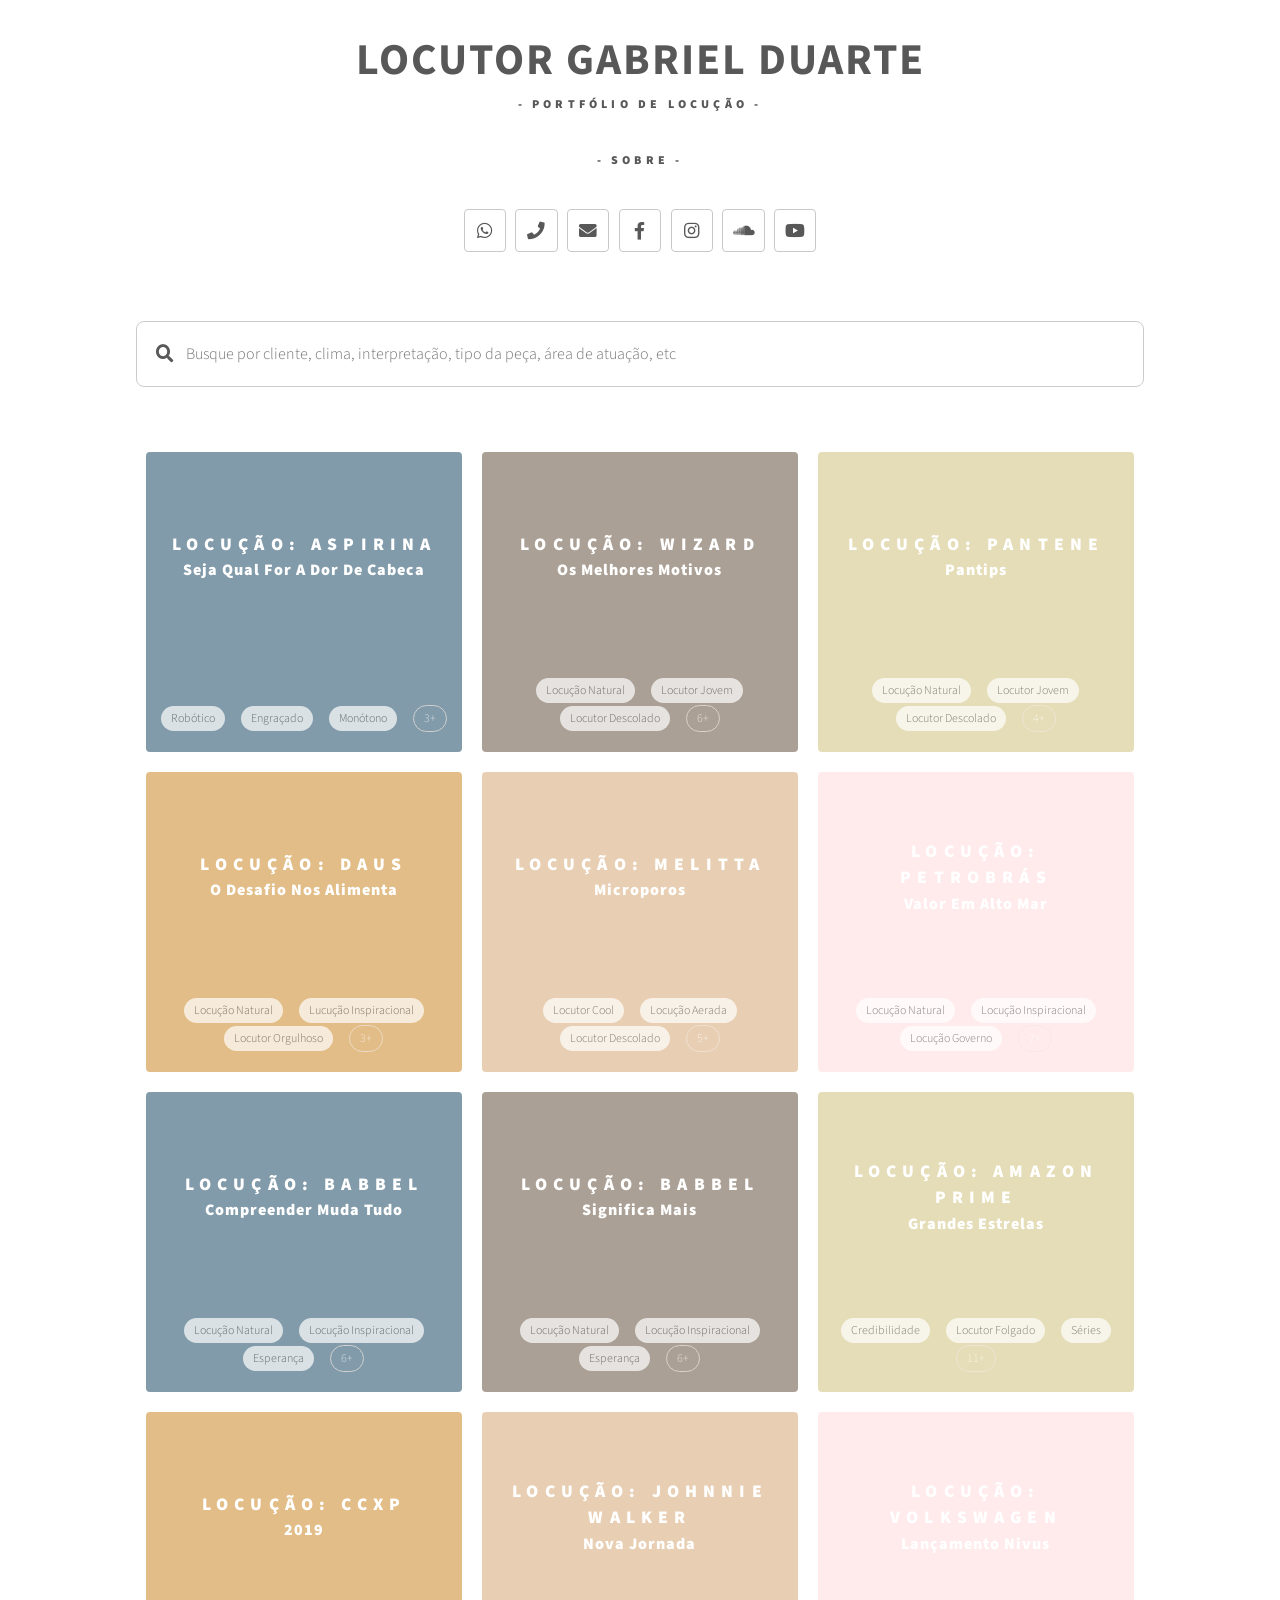
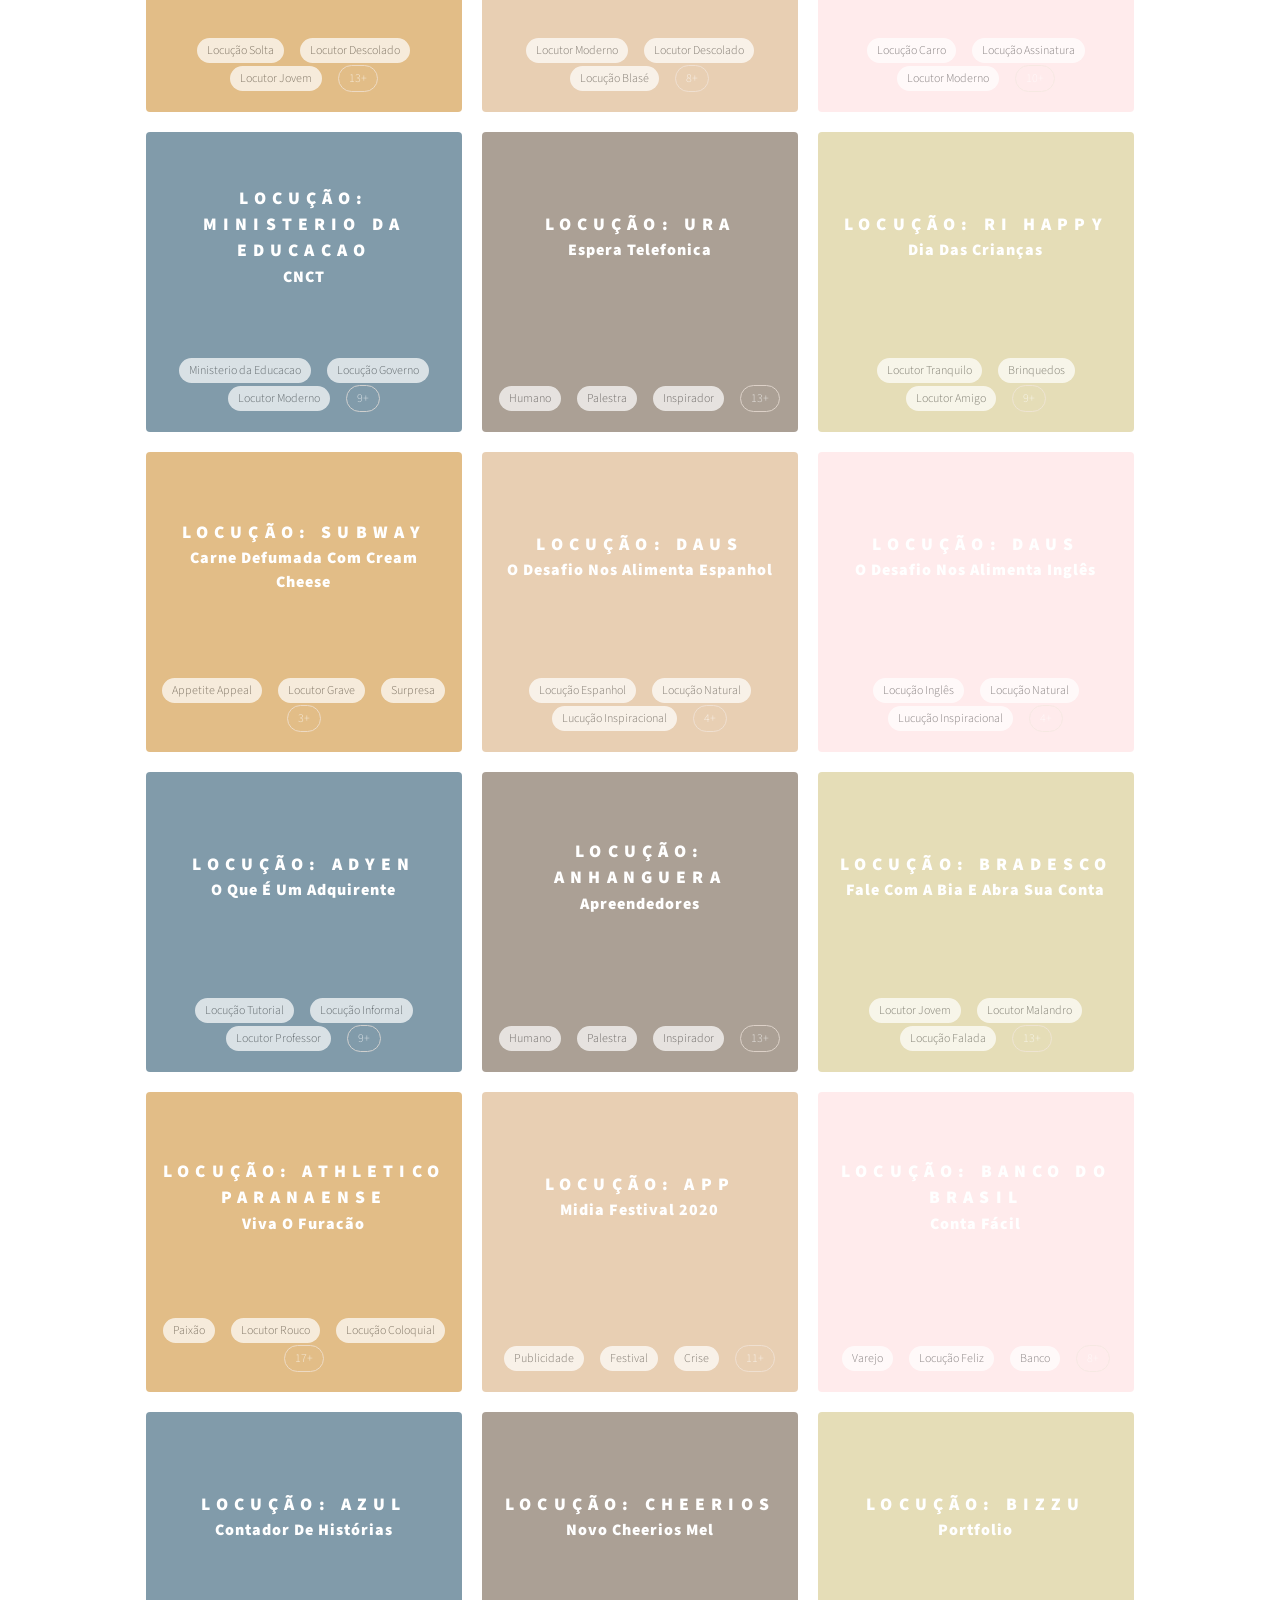
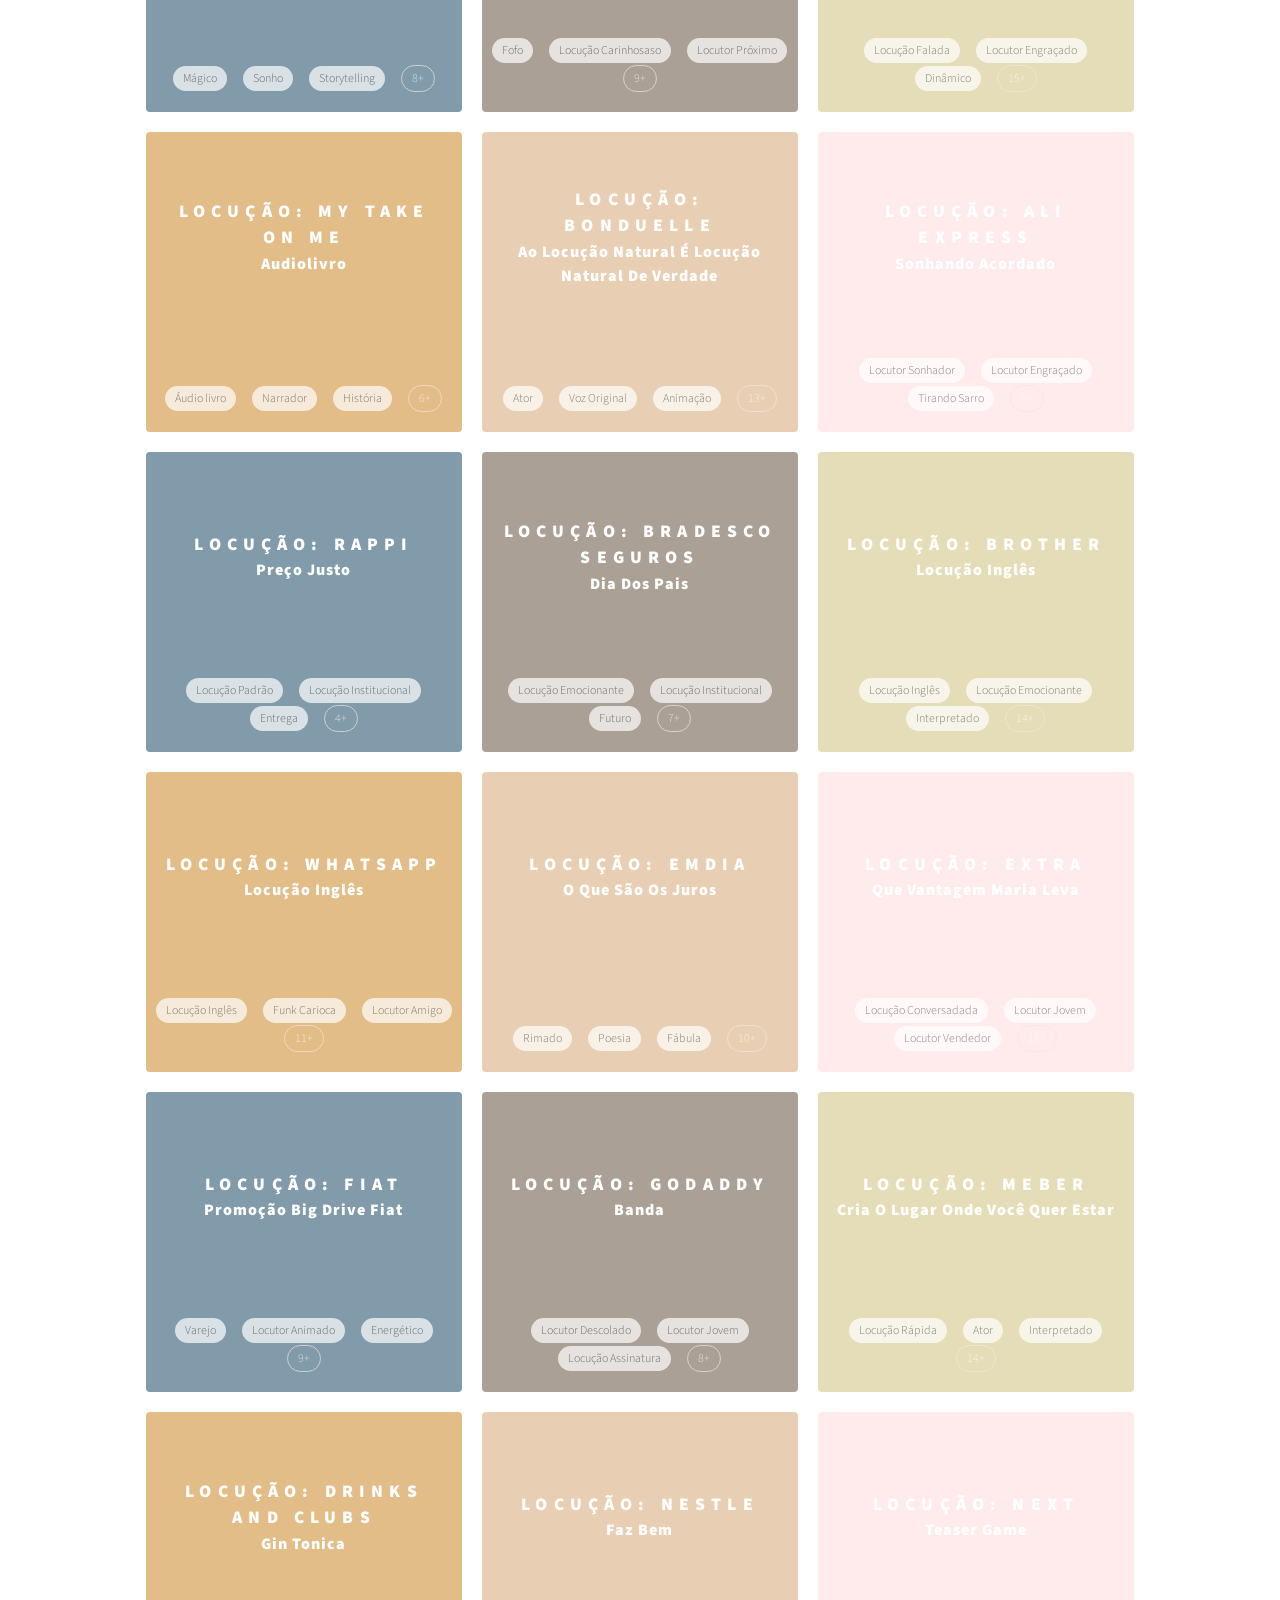
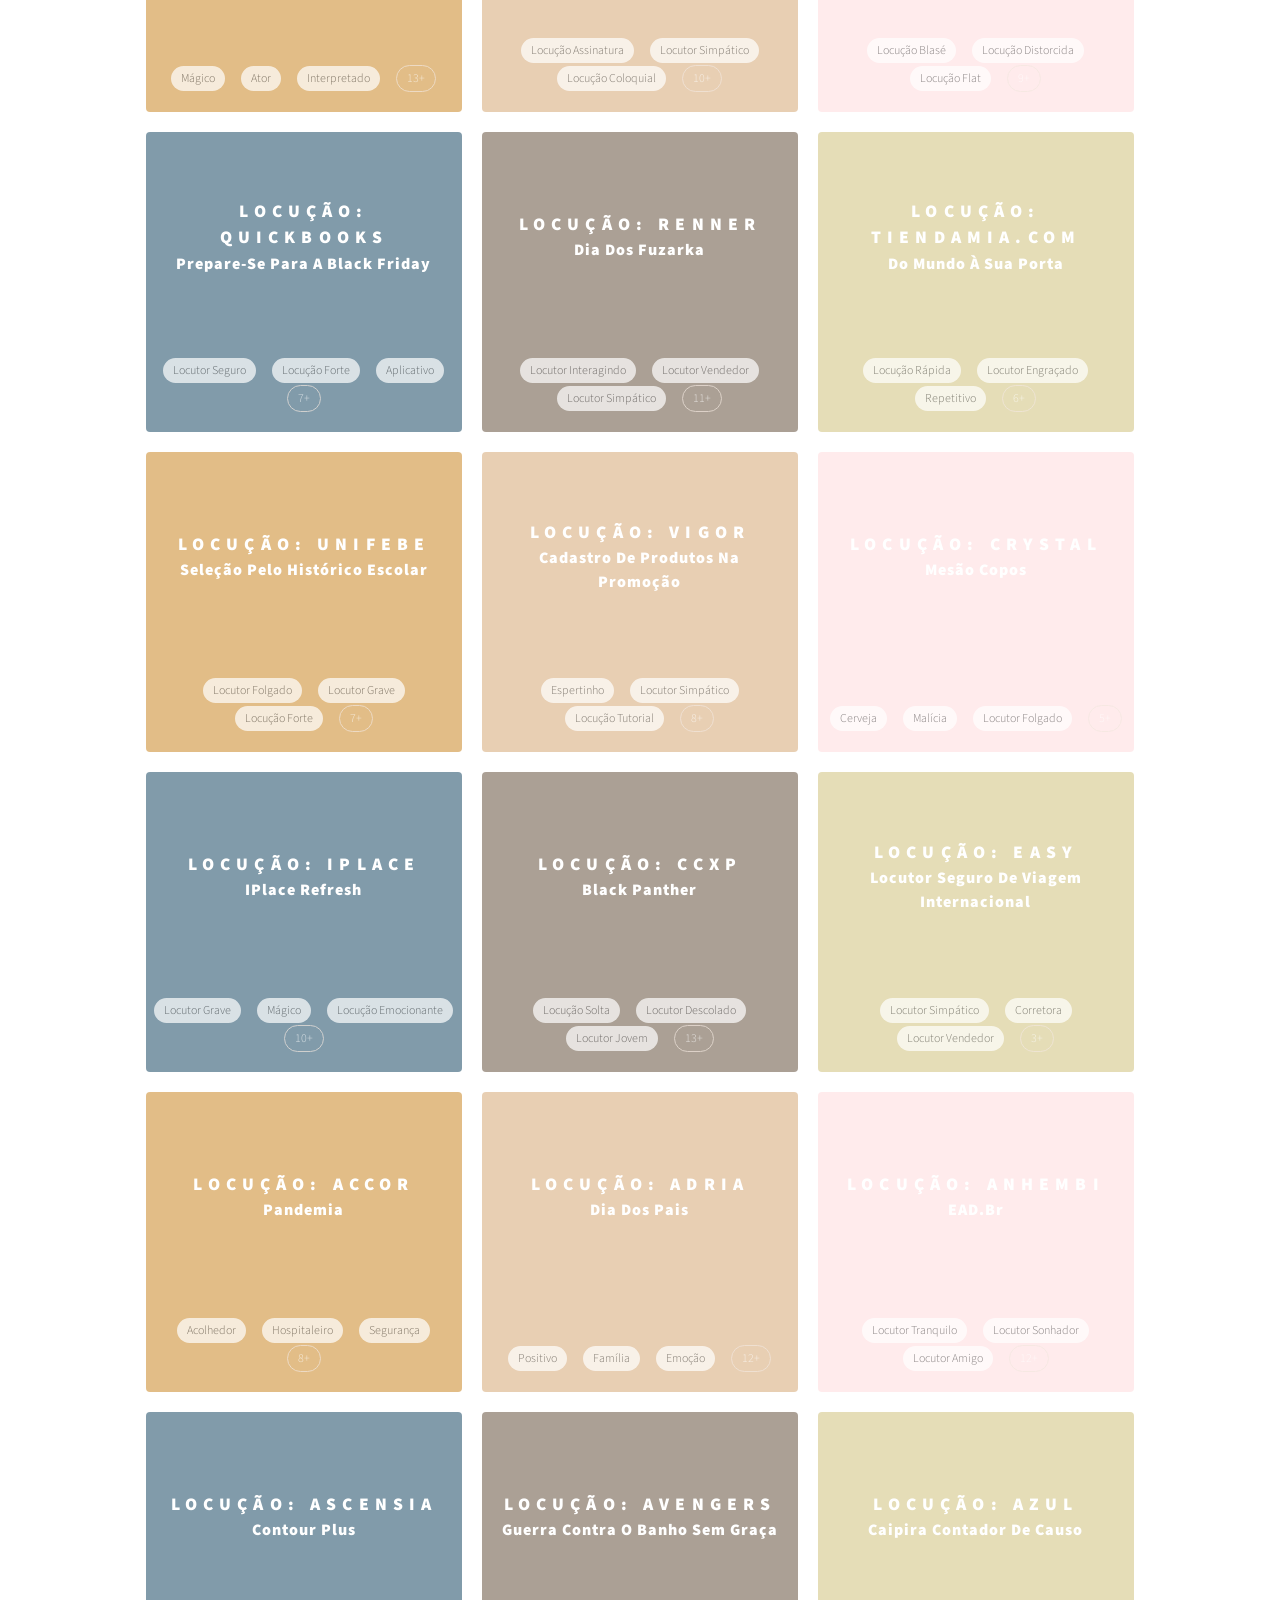
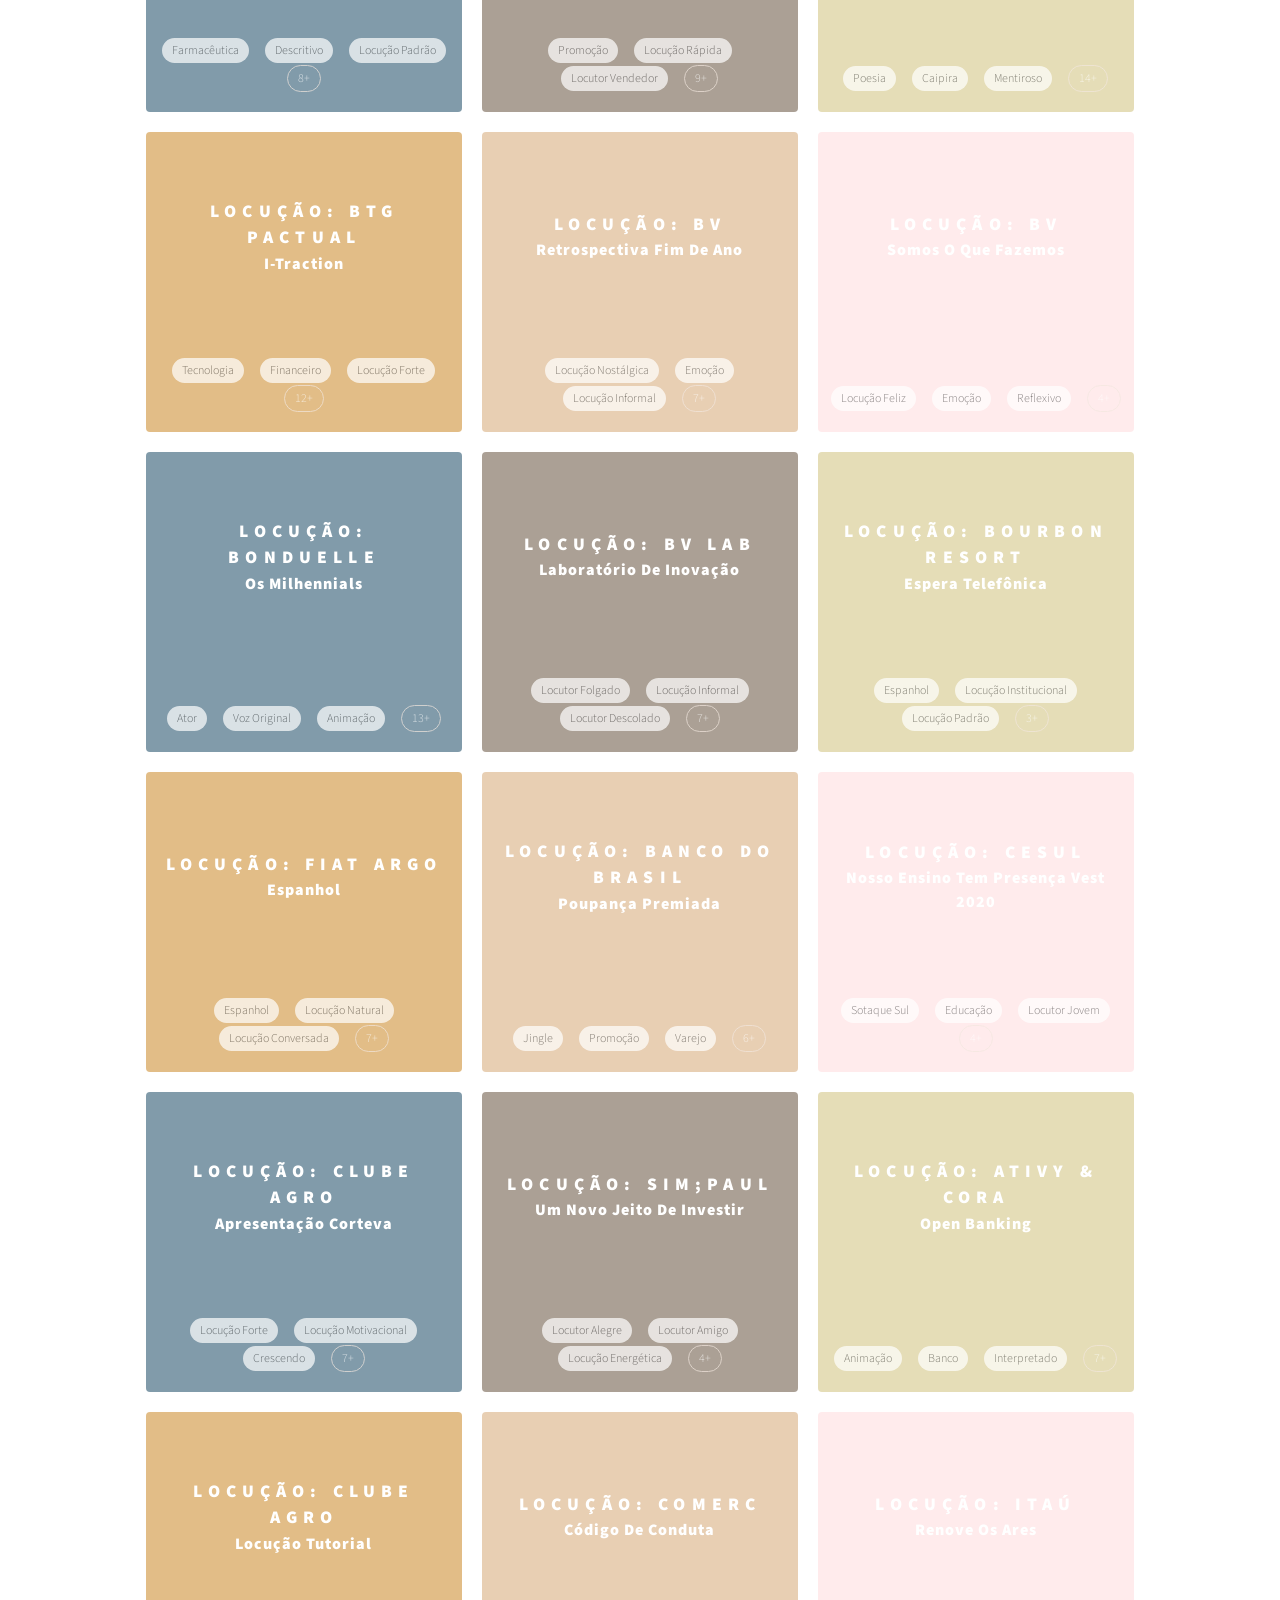
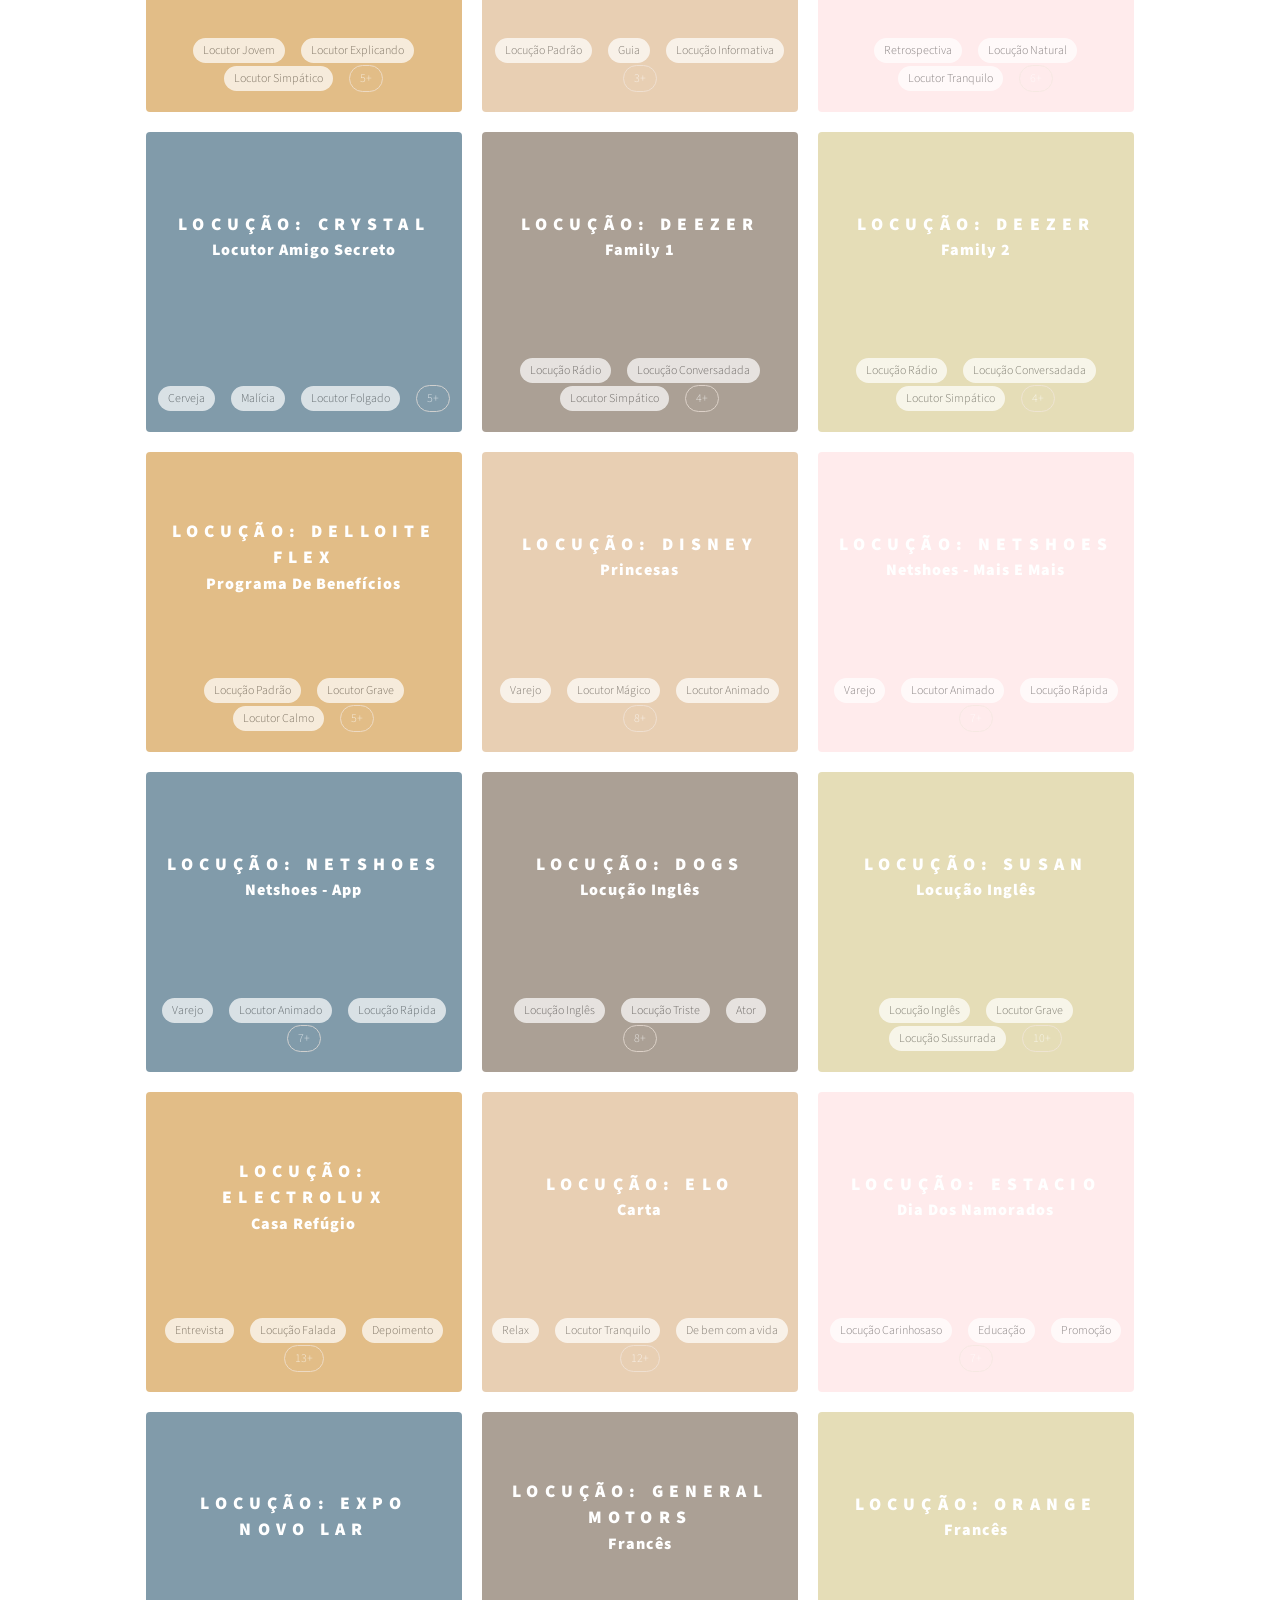
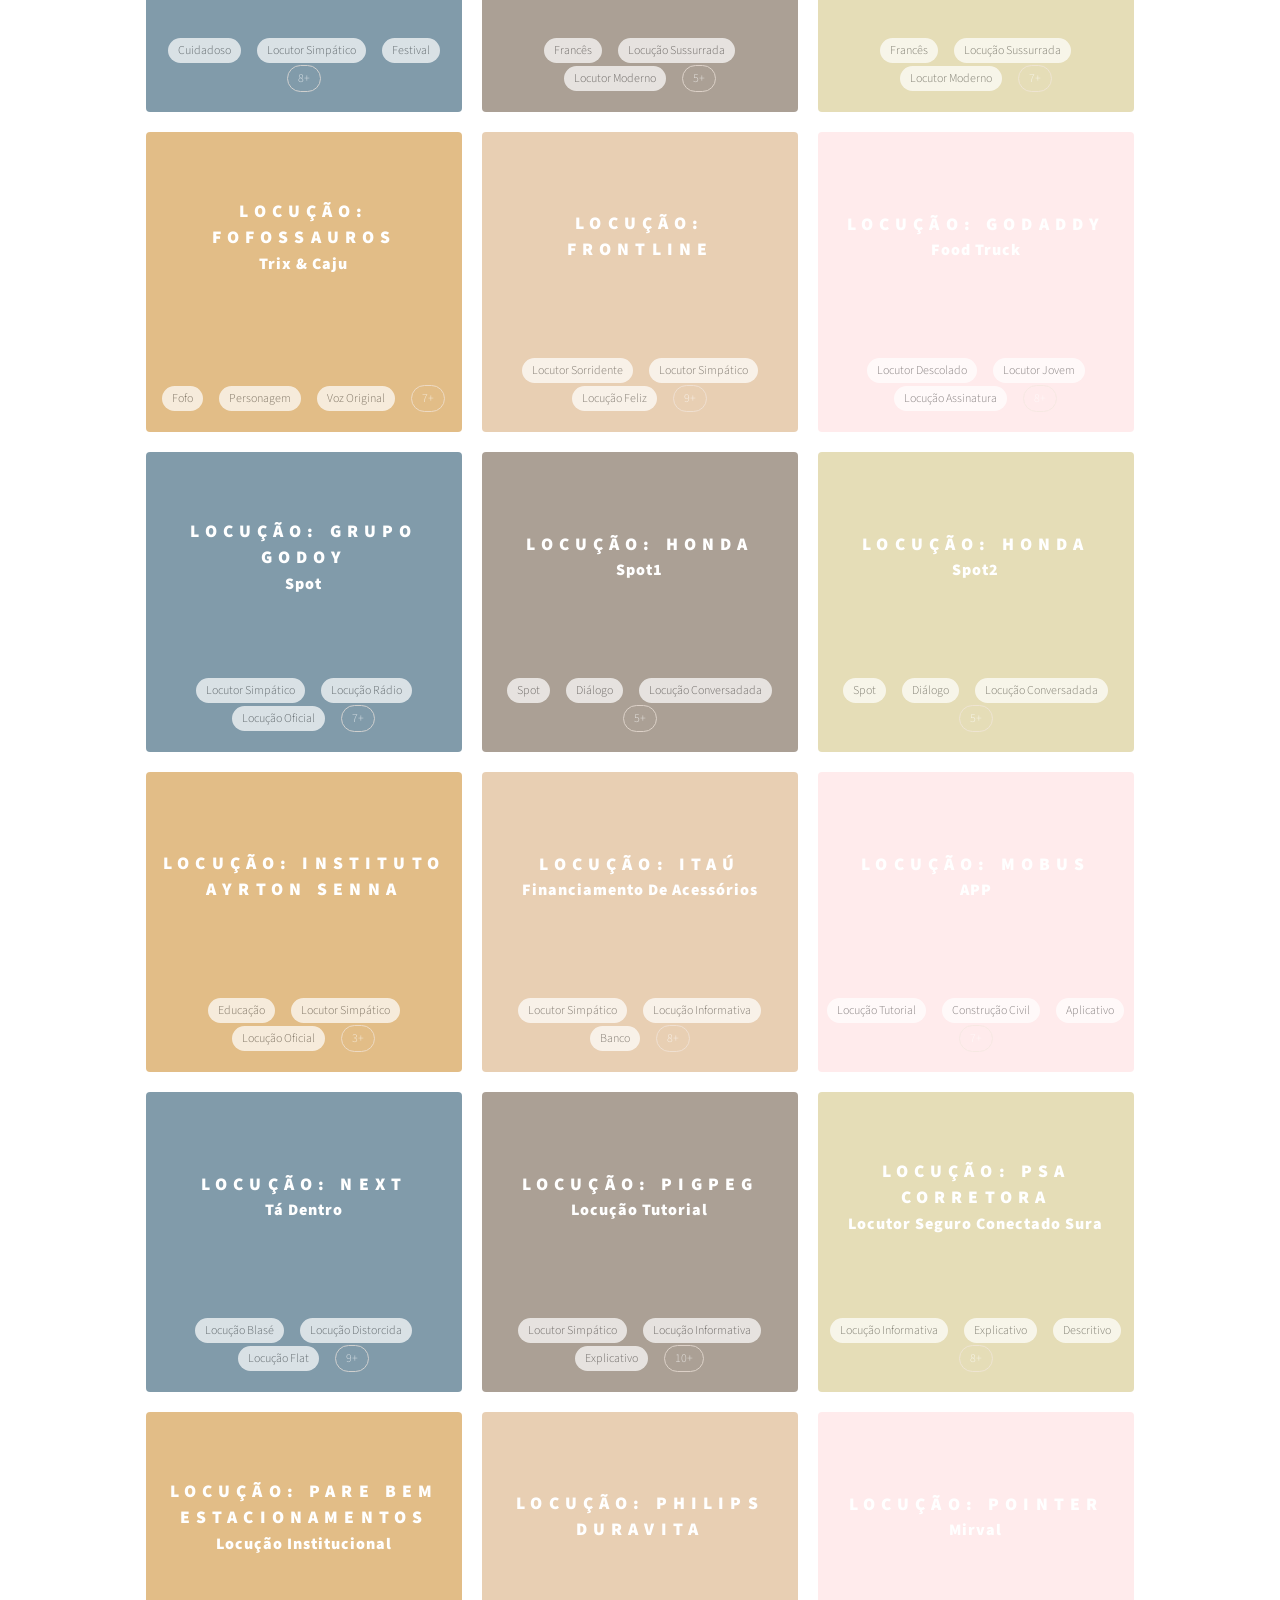
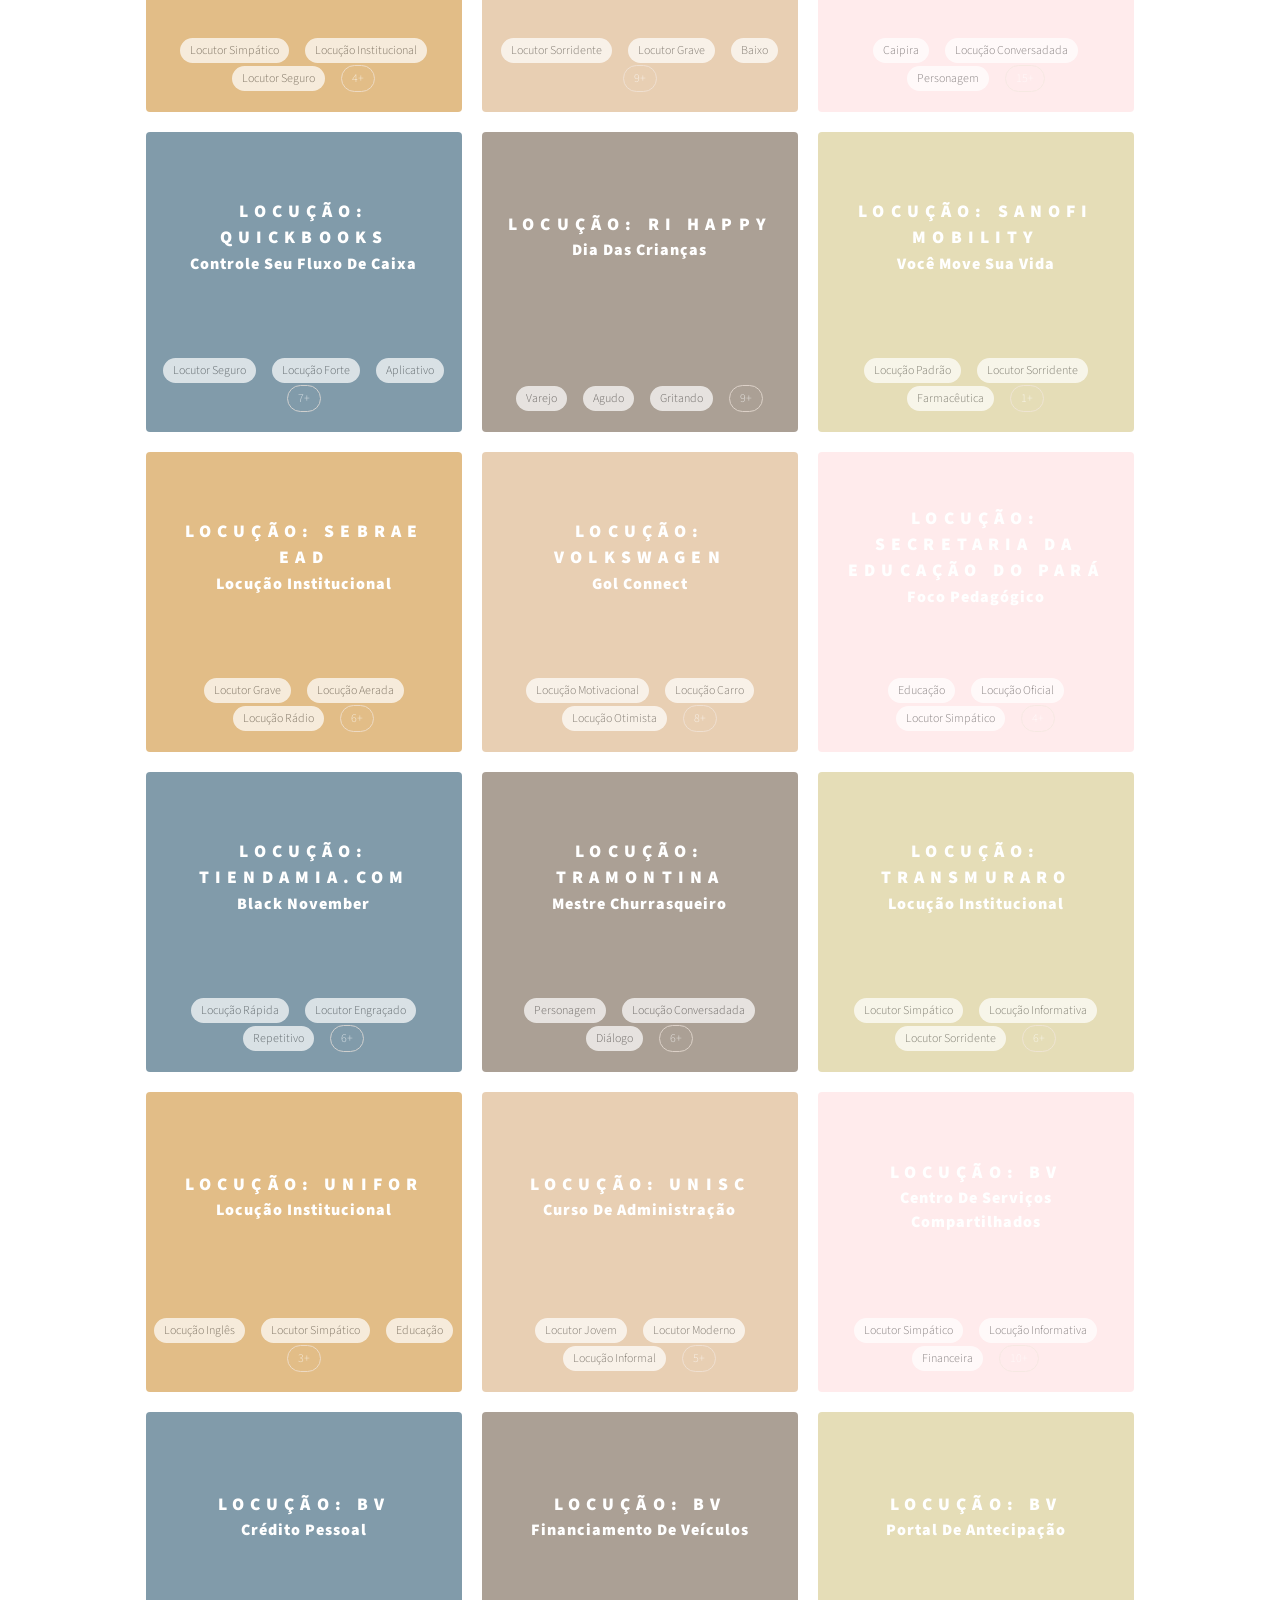
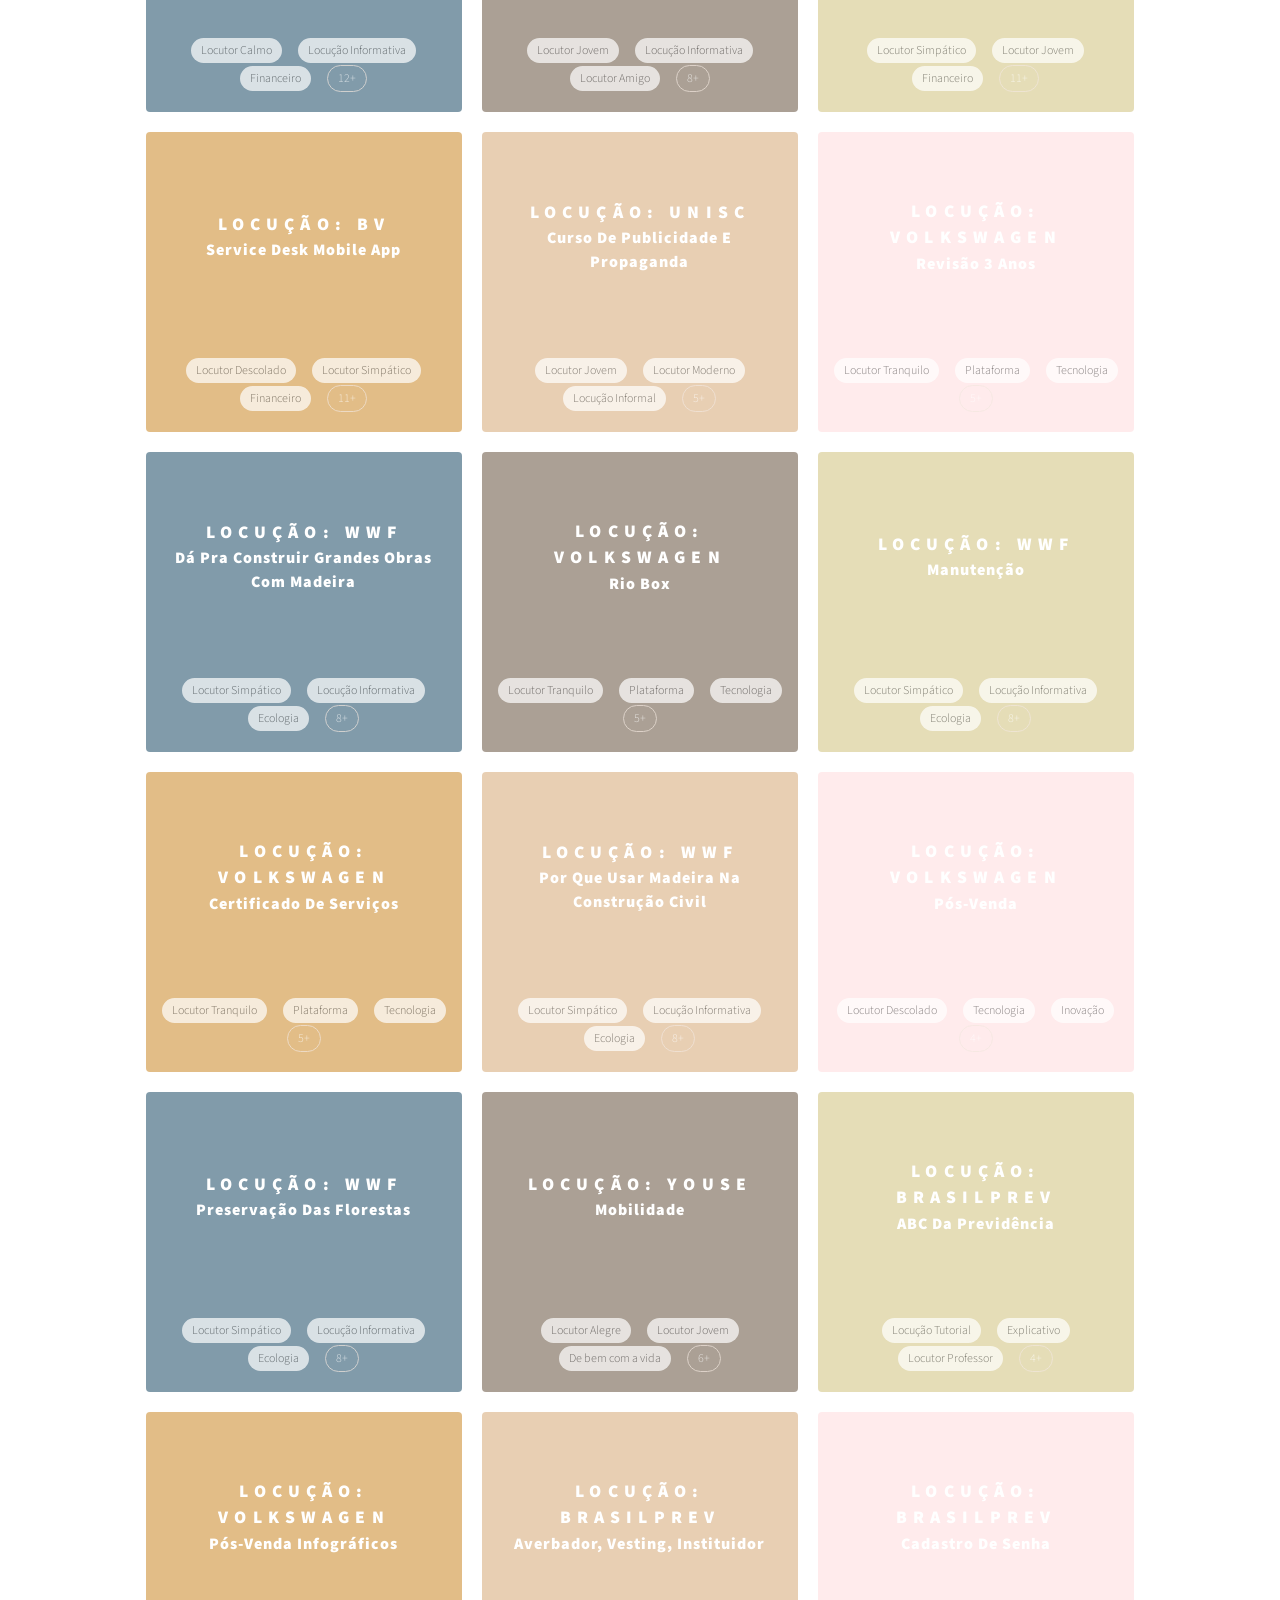
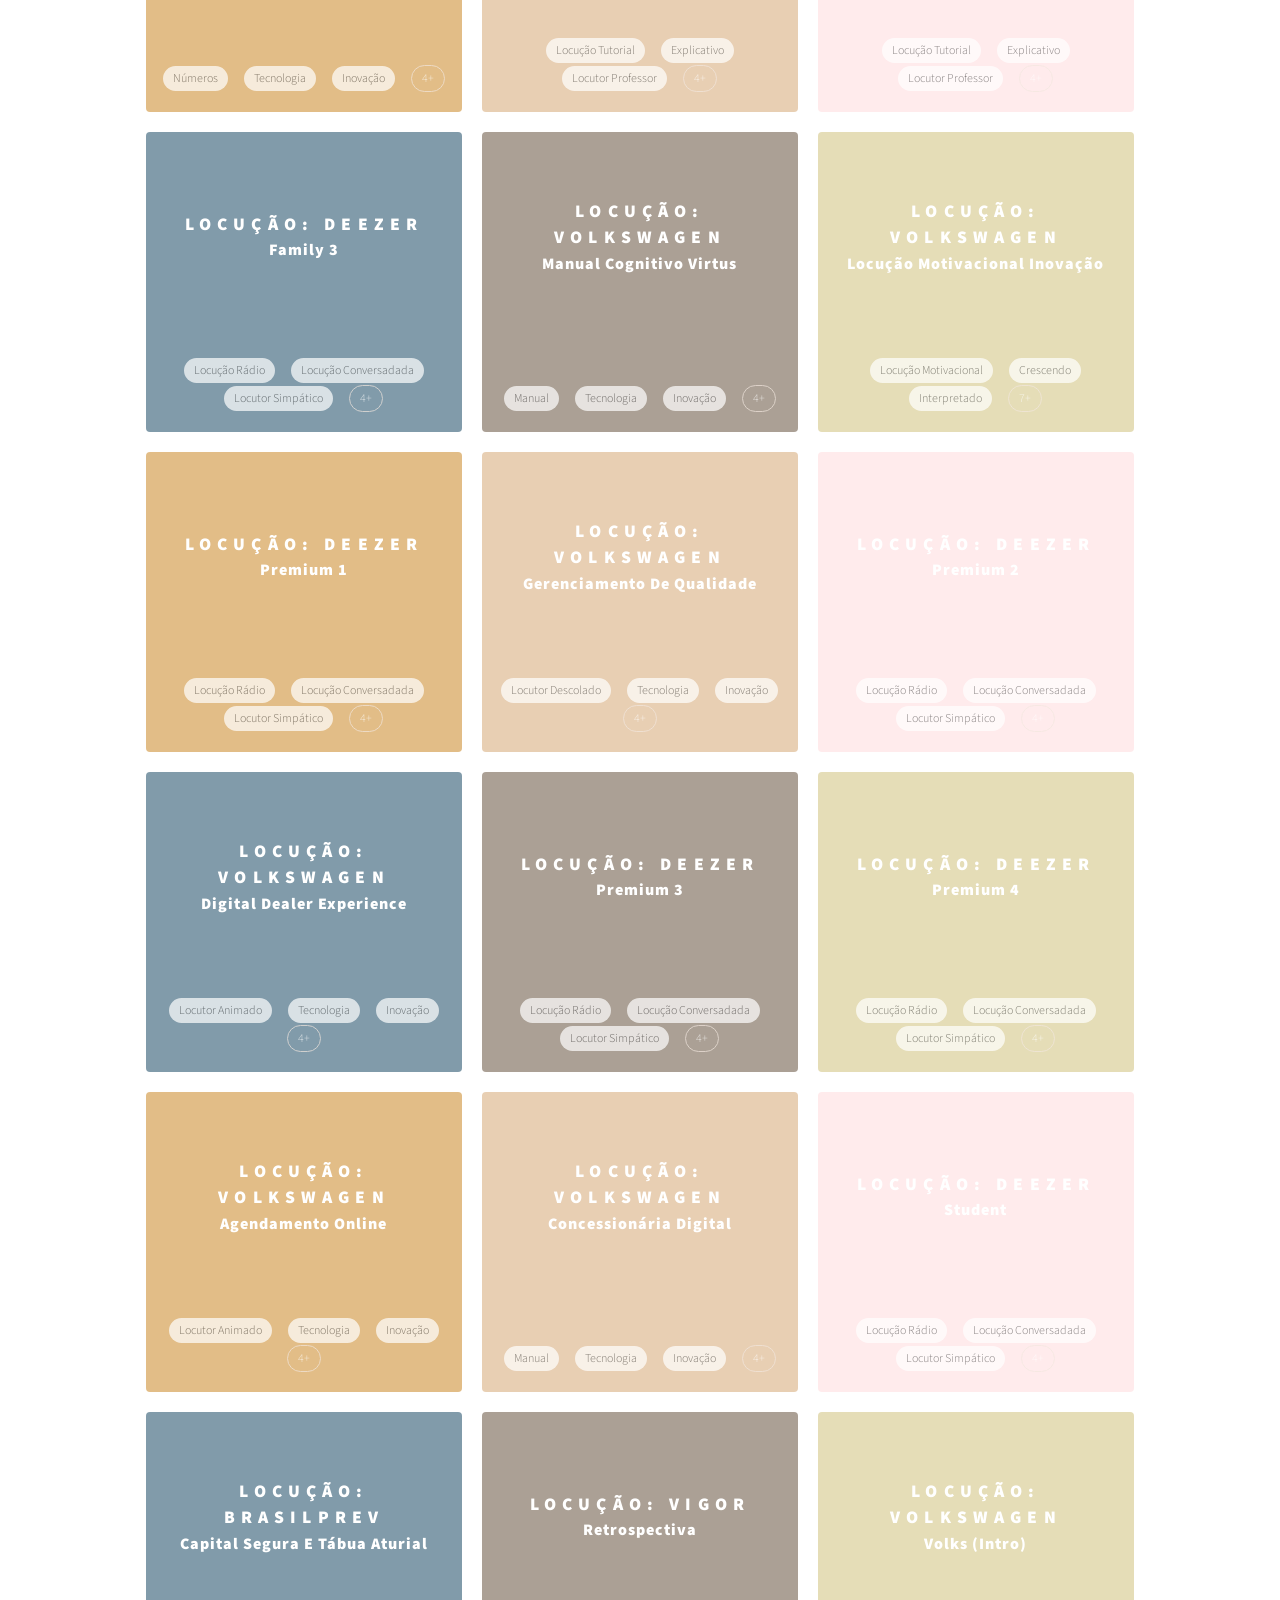
<file: index.html>
<!DOCTYPE html>
<!--
	Free for personal and commercial use under the CCA 3.0 license (html5up.net/license)
-->
<html lang="pt-BR">
    <head>
    <script id="mcjs">!function(c,h,i,m,p){m=c.createElement(h),p=c.getElementsByTagName(h)[0],m.async=1,m.src=i,p.parentNode.insertBefore(m,p)}(document,"script","https://chimpstatic.com/mcjs-connected/js/users/486d7400d94e8113ddb515c6c/6203117cd4d11f869c6a61887.js");</script>
        <!-- Google Tag Manager -->
<script>(function(w,d,s,l,i){w[l]=w[l]||[];w[l].push({'gtm.start':
    new Date().getTime(),event:'gtm.js'});var f=d.getElementsByTagName(s)[0],
    j=d.createElement(s),dl=l!='dataLayer'?'&l='+l:'';j.async=true;j.src=
    'https://www.googletagmanager.com/gtm.js?id='+i+dl;f.parentNode.insertBefore(j,f);
    })(window,document,'script','dataLayer','GTM-5L8PH3H');</script>
    <!-- End Google Tag Manager -->
        <title>Gabriel Duarte - Portfólio de Locução</title>
        <!-- Adicionar keyword Locutor no title -->
        <meta property="og:title" content="Gabriel Duarte" />
        <link rel="shortcut icon" href="locutor-microfone.ico" />
        <meta charset="utf-8" />
        <meta
            name="description"
            content="Conheça o trabalho do locutor comercial Gabriel Duarte. Locuções para campanhas publicitárias para televisão, rádio, vídeos institucionais, tutoriais, áudiolivros, esperas telefônicas, chamadas promocionais, narrações, e-learnings, vídeos de treinamento, voz original, varejo, game e documentários."
        />
        <meta
            name="keywords"
            content="locutor gabriel, gabriel duarte, locutor jovem, locutor video, locutor filme, locução comercial, locutor inglês, locução vídeo, locutor publicitário, atendimento eletrônico, URA, narração, narrador, apresentador, estúdio profissional"
        />
        <meta
            name="viewport"
            content="width=device-width, initial-scale=1, user-scalable=yes"
        />
        <link rel=“canonical” href=”https://locutorgabriel.com.br/”/>

        <!-- Libraries -->
        <link rel="stylesheet" href="assets/css/popover.css" />

        <link href="assets/css/material-icons.css" rel="stylesheet" />
        <!--    <link rel="stylesheet" href="assets/css/materialize.min.css">-->

        <link href="assets/css/chips.css" rel="stylesheet" />

        <!-- Template -->

        <link rel="stylesheet" href="assets/css/main.css" />

        <noscript>
            <link rel="stylesheet" href="assets/css/noscript.css" />
        </noscript>

        <!-- Custom -->

        <link rel="stylesheet" href="assets/css/modal.css" />
        <link rel="stylesheet" href="assets/css/style.css" />
    </head>
    <body class="is-preload">
        <!-- Google Tag Manager (noscript) -->
<noscript><iframe src="https://www.googletagmanager.com/ns.html?id=GTM-5L8PH3H"
    height="0" width="0" style="display:none;visibility:hidden"></iframe></noscript>
    <!-- End Google Tag Manager (noscript) -->
        <div id="sobre" class="modal">
            <div class="modal-content">
                Comecei a trabalhar com áudio e música para filmes no mercado
                publicitário em 2010.<br />
                Durante esse tempo, tive a oportunidade de produzir trilhas
                sonoras para grandes agências e marcas, <br />
                período em que tive contato com a locução
                comercial, dirigindo grandes locutores.<br />
                Em 2014 fiz locução para vídeos internos, cases, vídeos de
                apresentação, treinamento, pequenas campanhas para internet, <br />
                institucionais e tutoriais, assumindo o cargo oficial de
                locutor. Esses trabalhos renderam então outras locuções, <br />
                incluindo spots de rádio, televisão, campanhas nacionais para clientes
                como: Volkswagen, Amazon Prime, Comic Con, Bradesco, <br />
                Johnnie Walker, Cheerios, Rappi, Ali Express, Banco do Brasil,
                Extra, Fiat, Vigor, Renner, Honda, Itaú, Sebrae, <br />
                Universidade Estácio de Sá, Pantene, Banco Votorantim, entre
                outros; incluindo também locuções em língua estrangeira (inglês
                e espanhol), <br />
                voz original de personagem, games, narração de áudiolivro, spots para
                rádio, portfolios, varejo, documentários, interfaces de voz, URA, espera
                telefônica etc. <br />
                Tenho um estúdio profissional onde estou esperando o seu contato
                :)<br />
                <br />
                <img
                    src="images/locutor_gabriel_duarte.png"
                    class="modal__image"
                    alt="Gabriel Duarte"
                    title="Locutor Gabriel Duarte"
                />
            </div>
        </div>

        <div id="project_details" class="modal">
            <div class="modal-content">
                <!-- Soundcloud Iframe-->
                <div id="soundcloud_iframe_wrapper"></div>

                <!--YouTube Iframe-->
                <div id="youtube_iframe_wrapper"></div>

                <iframe
                    id="youtube_iframe"
                    src="#"
                    allow="accelerometer; autoplay; encrypted-media; gyroscope; picture-in-picture"
                    allowfullscreen
                ></iframe>

                <div class="project__share_buttons">
                    <a
                        class="button project__button project__share_buttons-link"
                        ><span class="fa link-icon"></span> Compartilhar Link</a
                    >
                    <a
                        href="#"
                        id="media_video_button"
                        class="button project__button"
                        download
                        ><span class="fa fa-download"></span> Baixar Vídeo</a
                    >
                    <a
                        href="#"
                        id="media_audio_button"
                        class="button project__button"
                        download
                        ><span class="fa fa-download"></span> Baixar Áudio</a
                    >
                </div>

                <div class="project__share_link project__share_link--project">
                    <input
                        type="text"
                        class="project__share_link_url"
                        readonly
                        value=""
                    />

                    <div
                        class="project__share_link_copy"
                        data-container="body"
                        data-toggle="popover"
                        data-placement="top"
                        data-offset="0, 0"
                        data-content="Link copiado para a área de transferência."
                    >
                        Copiar
                    </div>
                </div>

                <div class="content project__tags"></div>
            </div>
        </div>

        <!-- Wrapper -->
        <div id="wrapper">
            <!-- Header -->
            <header id="header">
                <h1 class="header__title"><a href="/">Locutor Gabriel Duarte</a></h1>
                <!--Add h1 keyword Locutor Gabriel Duarte -->
                <span class="title logo">- Portfólio de locução -</span><br />
                <a href="#sobre" class="title logo">- Sobre -</a>
                <section>
                    <ul class="icons">
                        <li>
                            <a
                                href="https://api.whatsapp.com/send/?phone=5511986686443"
                                target="_blank"
                                class="icon brands style2 fa-whatsapp"
                                ><span class="label">Whatsapp</span></a
                            >
                        </li>
                        <li>
                            <a
                                class="icons__popover icons__phone icon solid style2 fa-phone"
                                href="tel:5511986686443"
                                data-container="body"
                                data-toggle="popover"
                                data-placement="top"
                                data-offset="0, 10"
                                data-content="+55 11 98668-6443"
                            >
                                <span class="label">Telefone</span>
                            </a>
                        </li>
                        <li>
                            <a
                                href="mailto:presto.gabriel@gmail.com"
                                class="icons__popover icon solid style2 fa-envelope"
                                data-container="body"
                                data-toggle="popover"
                                data-placement="top"
                                data-offset="0, 10"
                                data-content="presto.gabriel@gmail.com"
                                ><span class="label">E-mail</span></a
                            >
                        </li>
                        <li>
                            <a
                                href="https://www.facebook.com/gabrielduarte2007"
                                target="_blank"
                                class="icon brands style2 fa-facebook-f"
                                ><span class="label">Facebook</span></a
                            >
                        </li>
                        <li>
                            <a
                                href="https://www.instagram.com/gabrielduarte_loc/"
                                target="_blank"
                                class="icon brands style2 fa-instagram"
                                ><span class="label">Instagram</span></a
                            >
                        </li>
                        <li>
                            <a
                                href="https://soundcloud.com/gabrielduarte/sets/selecao-de-trabalhos"
                                target="_blank"
                                class="icon brands style2 fa-soundcloud"
                                ><span class="label">Soundcloud</span></a
                            >
                        </li>
                        <li>
                            <a
                                href="https://www.youtube.com/user/zeroaeskerda/playlists"
                                target="_blank"
                                class="icon brands style2 fa-youtube"
                                ><span class="label">YouTube</span></a
                            >
                        </li>
                    </ul>
                </section>
            </header>

            <!-- Main -->
            <div id="main">
                <div class="inner">
                    <div class="project-search">
                        <span
                            class="icon solid search-icon style2 fa-search label"
                        ></span>

                        <div class="chips chips-autocomplete"></div>

                        <input
                            type="button"
                            class="project-search__button primary"
                            value="Buscar"
                        />
                    </div>

                    <div class="project-share-search-wrapper">
                        <div class="project-share-search">
                            <a
                                class="button project__button project-share-search__button"
                                ><span class="fa link-icon"></span> Compartilhe
                                essa busca</a
                            >

                            <div
                                class="project__share_link project__share_link--search"
                            >
                                <div
                                    class="project__search-share_link_copy"
                                    data-container="body"
                                    data-toggle="popover"
                                    data-placement="top"
                                    data-offset="0, 10"
                                    data-content="Link copiado para a área de transferência."
                                >
                                    Copiar
                                </div>

                                <input
                                    type="text"
                                    class="project__search_share_link_url"
                                    readonly
                                    value=""
                                />
                            </div>
                        </div>
                    </div>

                    <section id="projects" class="tiles">
                        <article id="project_base" class="project">
                            <div class="image">
                                <div class="project__image"></div>
                            </div>

                            <a href="#" class="link">
                                <h2 class="project__title">Title</h2>
                                <h3 class="project__subtitle">Subtitle</h3>
                            </a>

                            <div class="content project__tags"></div>
                        </article>
                    </section>
                </div>
            </div>

            <!-- Footer -->
            <footer id="footer">
                <div class="inner">
                    <ul class="copyright">
                        <li>
                            &copy; Gabriel Duarte. Todos os direitos reservados
                        </li>
                    </ul>
                </div>
            </footer>
        </div>

        <!-- Extensions -->
        <script src="assets/js/array.extensions.js"></script>

        <!-- Libraries -->
        <script src="assets/js/jquery.min.js"></script>
        <script src="assets/js/browser.min.js"></script>
        <script src="assets/js/breakpoints.min.js"></script>
        <script
            src="assets/js/popper.min.js"
            integrity="sha384-ApNbgh9B+Y1QKtv3Rn7W3mgPxhU9K/ScQsAP7hUibX39j7fakFPskvXusvfa0b4Q"
            crossorigin="anonymous"
        ></script>
        <script
            src="assets/js/bootstrap.min.js"
            integrity="sha384-JZR6Spejh4U02d8jOt6vLEHfe/JQGiRRSQQxSfFWpi1MquVdAyjUar5+76PVCmYl"
            crossorigin="anonymous"
        ></script>
        <script src="assets/js/levenshtein.js"></script>
        <script src="assets/js/download.js"></script>
        <script src="assets/js/materialize.min.js"></script>

        <!-- Template Scripts -->
        <script src="assets/js/util.js"></script>
        <script src="assets/js/main.js"></script>

        <!-- Custom scripts -->
        <script src="assets/js/search.js"></script>
        <script src="assets/js/modal.js"></script>
        <script src="assets/js/layout.js"></script>
        <script src="assets/js/projects.js"></script>

        <!-- Hotjar -->
        <script>
            (function (h, o, t, j, a, r) {
                h.hj =
                    h.hj ||
                    function () {
                        (h.hj.q = h.hj.q || []).push(arguments);
                    };
                h._hjSettings = { hjid: 1961038, hjsv: 6 };
                a = o.getElementsByTagName("head")[0];
                r = o.createElement("script");
                r.async = 1;
                r.src = t + h._hjSettings.hjid + j + h._hjSettings.hjsv;
                a.appendChild(r);
            })(
                window,
                document,
                "https://static.hotjar.com/c/hotjar-",
                ".js?sv="
            );
        </script>

        <!-- Google Analytics -->
        <!-- Global site tag (gtag.js) - Google Analytics -->
        <script
            async
            src="https://www.googletagmanager.com/gtag/js?id=UA-176390028-1"
        ></script>
        <script>
            window.dataLayer = window.dataLayer || [];

            function gtag() {
                dataLayer.push(arguments);
            }

            gtag("js", new Date());

            gtag("config", "UA-176390028-1");
        </script>
    </body>
</html>
</file>
<file: assets/css/popover.css>
.popover {
    position: absolute;
    top: 0;
    left: 0;
    z-index: 1060;
    display: block;
    max-width: 276px;
    font-family: -apple-system, BlinkMacSystemFont, "Segoe UI", Roboto, "Helvetica Neue", Arial, sans-serif, "Apple Color Emoji", "Segoe UI Emoji", "Segoe UI Symbol";
    font-style: normal;
    font-weight: 400;
    line-height: 1.5;
    text-align: left;
    text-align: start;
    text-decoration: none;
    text-shadow: none;
    text-transform: none;
    letter-spacing: normal;
    word-break: normal;
    word-spacing: normal;
    white-space: normal;
    line-break: auto;
    font-size: .875rem;
    word-wrap: break-word;
    background-color: #fff;
    background-clip: padding-box;
    border: 1px solid rgba(0, 0, 0, .2);
    border-radius: .3rem
}

.popover .arrow {
    position: absolute;
    display: block;
    width: 1rem;
    height: .5rem;
    margin: 0 .3rem
}

.popover .arrow::after,
.popover .arrow::before {
    position: absolute;
    display: block;
    content: "";
    border-color: transparent;
    border-style: solid
}

.bs-popover-auto[x-placement^=top],
.bs-popover-top {
    margin-bottom: .5rem
}

.bs-popover-auto[x-placement^=top] .arrow,
.bs-popover-top .arrow {
    bottom: calc((.5rem + 1px) * -1)
}

.bs-popover-auto[x-placement^=top] .arrow::after,
.bs-popover-auto[x-placement^=top] .arrow::before,
.bs-popover-top .arrow::after,
.bs-popover-top .arrow::before {
    border-width: .5rem .5rem 0
}

.bs-popover-auto[x-placement^=top] .arrow::before,
.bs-popover-top .arrow::before {
    bottom: 0;
    border-top-color: #323232
}

.bs-popover-auto[x-placement^=top] .arrow::after,
.bs-popover-top .arrow::after {
    bottom: 1px;
    border-top-color: #323232
}

.bs-popover-auto[x-placement^=right],
.bs-popover-right {
    margin-left: .5rem
}

.bs-popover-auto[x-placement^=right] .arrow,
.bs-popover-right .arrow {
    left: calc((.5rem + 1px) * -1);
    width: .5rem;
    height: 1rem;
    margin: .3rem 0
}

.bs-popover-auto[x-placement^=right] .arrow::after,
.bs-popover-auto[x-placement^=right] .arrow::before,
.bs-popover-right .arrow::after,
.bs-popover-right .arrow::before {
    border-width: .5rem .5rem .5rem 0
}

.bs-popover-auto[x-placement^=right] .arrow::before,
.bs-popover-right .arrow::before {
    left: 0;
    border-right-color: #323232
}

.bs-popover-auto[x-placement^=right] .arrow::after,
.bs-popover-right .arrow::after {
    left: 1px;
    border-right-color: #323232
}

.bs-popover-auto[x-placement^=bottom],
.bs-popover-bottom {
    margin-top: .5rem
}

.bs-popover-auto[x-placement^=bottom] .arrow,
.bs-popover-bottom .arrow {
    top: calc((.5rem + 1px) * -1)
}

.bs-popover-auto[x-placement^=bottom] .arrow::after,
.bs-popover-auto[x-placement^=bottom] .arrow::before,
.bs-popover-bottom .arrow::after,
.bs-popover-bottom .arrow::before {
    border-width: 0 .5rem .5rem .5rem
}

.bs-popover-auto[x-placement^=bottom] .arrow::before,
.bs-popover-bottom .arrow::before {
    top: 0;
    border-bottom-color: #323232
}

.bs-popover-auto[x-placement^=bottom] .arrow::after,
.bs-popover-bottom .arrow::after {
    top: 1px;
    border-bottom-color: #323232
}

.bs-popover-auto[x-placement^=bottom] .popover-header::before,
.bs-popover-bottom .popover-header::before {
    position: absolute;
    top: 0;
    left: 50%;
    display: block;
    width: 1rem;
    margin-left: -.5rem;
    content: "";
    border-bottom: 1px solid #f7f7f7
}

.bs-popover-auto[x-placement^=left],
.bs-popover-left {
    margin-right: .5rem
}

.bs-popover-auto[x-placement^=left] .arrow,
.bs-popover-left .arrow {
    right: calc((.5rem + 1px) * -1);
    width: .5rem;
    height: 1rem;
    margin: .3rem 0
}

.bs-popover-auto[x-placement^=left] .arrow::after,
.bs-popover-auto[x-placement^=left] .arrow::before,
.bs-popover-left .arrow::after,
.bs-popover-left .arrow::before {
    border-width: .5rem 0 .5rem .5rem
}

.bs-popover-auto[x-placement^=left] .arrow::before,
.bs-popover-left .arrow::before {
    right: 0;
    border-left-color: #323232
}

.bs-popover-auto[x-placement^=left] .arrow::after,
.bs-popover-left .arrow::after {
    right: 1px;
    border-left-color: #323232
}

.popover-header {
    padding: .5rem .75rem;
    margin-bottom: 0;
    font-size: 1rem;
    color: inherit;
    background-color: #f7f7f7;
    border-bottom: 1px solid #ebebeb;
    border-top-left-radius: calc(.3rem - 1px);
    border-top-right-radius: calc(.3rem - 1px)
}

.popover-header:empty {
    display: none
}

.popover-body {
    font-size: 12px;
    padding: .5rem .75rem;
    background: #323232;
    color: #f1f1f1;
    box-shadow: 1px 1px 5px 1px #323232;
}
</file>
<file: assets/css/material-icons.css>
/* fallback */
@font-face {
  font-family: 'Material Icons';
  font-style: normal;
  font-weight: 400;
  src: url(../webfonts/flUhRq6tzZclQEJ-Vdg-IuiaDsNc.woff2) format('woff2');
}

.material-icons {
  font-family: 'Material Icons';
  font-weight: normal;
  font-style: normal;
  font-size: 24px;
  line-height: 1;
  letter-spacing: normal;
  text-transform: none;
  display: inline-block;
  white-space: nowrap;
  word-wrap: normal;
  direction: ltr;
  -webkit-font-feature-settings: 'liga';
  -webkit-font-smoothing: antialiased;
}
</file>
<file: assets/css/chips.css>
/* Chips */

.chip {
    display: inline-block;
    height: 32px;
    font-size: 13px;
    font-weight: 500;
    color: rgba(0, 0, 0, 0.6);
    line-height: 32px;
    padding: 0 12px;
    border-radius: 16px;
    background-color: #e4e4e4;
    margin-bottom: 5px;
    margin-right: 5px
}

.chip:focus {
    outline: none;
    background-color: #065fd4;
    color: #fff
}

.chip > img {
    float: left;
    margin: 0 8px 0 -12px;
    height: 32px;
    width: 32px;
    border-radius: 50%
}

.chip .close {
    cursor: pointer;
    float: right;
    font-size: 16px;
    line-height: 32px;
    padding-left: 8px
}

.chips {
    border: none;
    -webkit-box-shadow: none;
    box-shadow: none;
    margin: 0 0 8px 0;
    min-height: 45px;
    outline: none;
    -webkit-transition: all .3s;
    transition: all .3s
}

.chips:hover {
    cursor: text
}

.chips .input {
    background: none;
    border: 0;
    color: rgba(0, 0, 0, 0.6);
    display: inline-block;
    font-size: 16px;
    height: 3rem;
    line-height: 32px;
    outline: 0;
    margin: 0;
    padding: 0 !important;
    width: 120px !important
}

.chips .input:focus {
    border: 0 !important;
    -webkit-box-shadow: none !important;
    box-shadow: none !important
}

.chips .autocomplete-content {
    margin-top: 0;
    margin-bottom: 0
}

.prefix ~ .chips {
    margin-left: 3rem;
    width: 92%;
    width: calc(100% - 3rem)
}

.chips:empty ~ label {
    font-size: 0.8rem;
    -webkit-transform: translateY(-140%);
    transform: translateY(-140%)
}

/* Dropdown Content */

.dropdown-content {
    background-color: #fff;
    margin: 0;
    display: none;
    min-width: 100px;
    overflow-y: auto;
    opacity: 0;
    position: absolute;
    left: 0;
    top: 0;
    z-index: 9999;
    -webkit-transform-origin: 0 0;
    transform-origin: 0 0
}

.dropdown-content:focus {
    outline: 0
}

.dropdown-content li {
    clear: both;
    color: rgba(0, 0, 0, 0.87);
    cursor: pointer;
    min-height: 50px;
    line-height: 1.5rem;
    width: 100%;
    text-align: left
}

.dropdown-content li:hover,
.dropdown-content li.active {
    background-color: #eee
}

.dropdown-content li:focus {
    outline: none
}

.dropdown-content li.divider {
    min-height: 0;
    height: 1px
}

.dropdown-content li > a,
.dropdown-content li > span {
    font-size: 16px;
    color: #065fd4;
    display: block;
    line-height: 22px;
    padding: 14px 16px
}

.dropdown-content li > span > label {
    top: 1px;
    left: 0;
    height: 18px
}

.dropdown-content li > a > i {
    height: inherit;
    line-height: inherit;
    float: left;
    margin: 0 24px 0 0;
    width: 24px
}

body.keyboard-focused .dropdown-content li:focus {
    background-color: #dadada
}

.input-field.col .dropdown-content [type="checkbox"] + label {
    top: 1px;
    left: 0;
    height: 18px;
    -webkit-transform: none;
    transform: none
}

.dropdown-trigger {
    cursor: pointer
}

/* Autocomplete */

.autocomplete-content li .highlight {
    color: #444
}

.autocomplete-content li img {
    height: 40px;
    width: 40px;
    margin: 5px 15px
}

/* List */

ul:not(.browser-default) {
    padding-left: 0;
    list-style-type: none
}

ul:not(.browser-default) > li {
    list-style-type: none
}

/* Custom */

.project-search {
    display: flex;
    align-items: center;
    position: relative;
    width: 100%;
    margin: 0 auto;
    text-align: center;
    border: 1px solid #ccc;
    padding: 8px;
    border-radius: 8px;
}

.project-search .search-icon {
    pointer-events: none;
    border: 0 !important;
}

.project-search .chips.chips-autocomplete,
.project-search .chips.chips-autocomplete .input {
    width: 100%;
}

.project-search .chips.chips-autocomplete .input {
    width: 490px !important;
}

@media screen and (max-width: 620px) {
    .project-search .chips.chips-autocomplete .input {
        max-width: 210px;
    }
}

.project-search .chips.chips-autocomplete {
    margin: 0;
    text-align: left;
}

.project-search .chips.chips-autocomplete .autocomplete-content {
    max-height: 200px;
}

.project-search .project-search__button {
    width: 170px;
    padding: 0 1.25em 0 1.6em;
}
</file>
<file: assets/css/noscript.css>
/*
	Phantom by HTML5 UP
	html5up.net | @ajlkn
	Free for personal and commercial use under the CCA 3.0 license (html5up.net/license)
*/

/* Tiles */

	body.is-preload .tiles article {
		-moz-transform: none;
		-webkit-transform: none;
		-ms-transform: none;
		transform: none;
		opacity: 1;
	}
</file>
<file: assets/css/modal.css>
/* The Modal (background) */
.modal {
    display: none; /* Hidden by default */
    position: fixed; /* Stay in place */
    z-index: 10; /* Sit on top */
    left: 0;
    top: 0;
    width: 100%; /* Full width */
    height: 100%; /* Full height */
    overflow: auto; /* Enable scroll if needed */
    background-color: rgb(0, 0, 0); /* Fallback color */
    background-color: rgba(0, 0, 0, 0.4); /* Black w/ opacity */
}

/* Modal Content/Box */
.modal-content {
    height: 95vh;
    background-color: #fefefe;
    margin: 2.5vh auto; /* 5% from the top and centered */
    padding: 20px;
    border: 1px solid #888;
    width: 80%; /* Could be more or less, depending on screen size */
    overflow: auto;
    text-align: center;
}

#youtube_iframe {
    height: calc(100vh - 215px);
    width: 100%;
}

@media screen and (max-width: 600px) {
    #youtube_iframe {
        height: calc(100vh - 365px);
    }
}

#project_details .content.project__tags {
    position: inherit;
}

#project_details .project__tags .project__tag {
    background: #eeeeee;
    box-shadow: 2px 2px 1px 0px #58585863;
}

#project_details .project__tags .project__tag:hover {
    background: #065fd4;
}

@media screen and (max-width: 600px) {
    #project_details .project__tags .project__tag {
        width: initial;
    }
}

.modal__image {
    max-width: 100%;
    max-height: 400px;
}
</file>
<file: assets/css/style.css>
body.modal-open {
    width: 100%;
    position: fixed;
    overflow-y: scroll;
}

.hide {
    display: none !important;
}

.project__button {
    margin: 5px 5px;
    text-transform: none;
    letter-spacing: inherit;
    height: 30px;
    line-height: 30px;
    font-weight: normal;
    font-size: 14px;
    padding-left: 10px;
    padding-right: 10px;
    box-shadow: inset 0 0 0 1px #585858;
    width: 100%;
}

.boletim {
    width: 100vw;
    max-width: 800px;
    margin: 0 auto;
    display: flex;
    flex-direction: column;
    align-items: center;
}
.photo-boletim {
    height: 200px;
    width: 200px;
    background: url(../../images/locutor_gabriel_duarte.png) no-repeat center;
    background-size: cover;
    border-radius: 50%;
    margin-bottom: 40px;
}
.content-boletim {
    width: 100%;
    max-width: 600px;
}
#main .content-boletim form {
    padding: 8px 16px;
}
#main .content-boletim input[type=email]:focus, #main .content-boletim input[type=email] {
    box-shadow: none;
    border: none;
    width: calc(100% - 180px)
}

@media only screen and (max-width: 600px) {
    .project__button {
        margin: 0 5px;
    }
}

@media only screen and (min-width: 600px) {
    .project__button {
        width: auto;
    }
}

.project-share-search {
    margin-top: 10px;
}

.project-share-search .project__share_link {
    width: 500px;
    margin-left: 10px;
    height: 30px;
    padding-left: 8px;
}

.project-share-search .project__share_link input {
    font-size: 14px;
    height: 29px;
    width: 100% !important;
}

.project-share-search-wrapper {
    display: none;
}

@media only screen and (min-width: 600px) {
    .project-share-search-wrapper {
        position: relative;
        width: 100%;
    }

    .project-share-search {
        display: flex;
        position: absolute;
        margin-left: 50px;
    }
}

.project-share-search__button {
    margin: 0;
    box-shadow: none;
    border: 1px solid #cccccc;
}

.project__button .fa {
    margin-right: 5px;
}

.project-search__button {
    display: none !important;
}

.project__share_buttons {
    margin-top: 10px;
}

.project__share_link {
    display: flex;
    align-items: center;
    justify-content: center;
    width: 600px;
    max-width: 100%;
    background: #fafafa;
    border: 1px solid #ededed;
    border-radius: 5px;
}

.project__share_link .project__search-share_link_copy,
.project__share_link .project__share_link_copy {
    text-transform: uppercase;
    color: #065fd4;
    cursor: pointer;
    font-weight: bold;
}

.project__share_link input[type="text"].project__search_share_link_url,
.project__share_link input[type="text"].project__share_link_url {
    width: 500px;
    max-width: 100%;
}

input[type="text"] {
    margin: 0 8px;
}

#soundcloud_iframe_wrapper,
#youtube_iframe_wrapper,
#youtube_iframe,
#project_base {
    display: none;
}

#youtube_iframe_wrapper > iframe {
    display: block;
}

.link-icon:before {
    content: "\f064";
}

.project__tag {
    position: relative;
}

.project__tag--more-tags {
    background: none;
    border: 1px solid #f2e7df;
    color: white;
}

.project__tag--more-tags:hover {
    border-bottom-color: inherit;
}

.project__tag--selected::before {
    content: "";
    height: calc(100% + 10px);
    border-radius: 25px;
    width: calc(100% + 10px);
    position: absolute;
    left: -5px;
    top: -5px;
    border: 2px solid white;
}

.project .project__title,
.project .project__subtitle {
    margin-top: -90px;
}
</file>
<file: assets/css/main.css>
@import url(fontawesome-all.min.css);
@import url("https://fonts.googleapis.com/css?family=Source+Sans+Pro:300,700,900");

/*
	Phantom by HTML5 UP
	html5up.net | @ajlkn
	Free for personal and commercial use under the CCA 3.0 license (html5up.net/license)
*/

html, body, div, span, applet, object,
iframe, h1, h2, h3, h4, h5, h6, p, blockquote,
pre, a, abbr, acronym, address, big, cite,
code, del, dfn, em, img, ins, kbd, q, s, samp,
small, strike, strong, sub, sup, tt, var, b,
u, i, center, dl, dt, dd, ol, ul, li, fieldset,
form, label, legend, table, caption, tbody,
tfoot, thead, tr, th, td, article, aside,
canvas, details, embed, figure, figcaption,
footer, header, hgroup, menu, nav, output, ruby,
section, summary, time, mark, audio, video {
    margin: 0;
    padding: 0;
    border: 0;
    font-size: 100%;
    font: inherit;
    vertical-align: baseline;
}

article, aside, details, figcaption, figure,
footer, header, hgroup, menu, nav, section {
    display: block;
}

body {
    line-height: 1;
}

ol, ul {
    list-style: none;
}

blockquote, q {
    quotes: none;
}

blockquote:before, blockquote:after, q:before, q:after {
    content: '';
    content: none;
}

table {
    border-collapse: collapse;
    border-spacing: 0;
}

body {
    -webkit-text-size-adjust: none;
}

mark {
    background-color: transparent;
    color: inherit;
}

input::-moz-focus-inner {
    border: 0;
    padding: 0;
}

input, select, textarea {
    -moz-appearance: none;
    -webkit-appearance: none;
    -ms-appearance: none;
    appearance: none;
}

#header {
    text-align: center;
    margin-bottom: 20px;
}

#header h1 {
    text-transform: uppercase;
    letter-spacing: 2px;
    margin-bottom: 0;
}

#header section {
    margin-bottom: 40px;
}

#main form {
    position: relative;
    width: 100%;
    margin: 0 auto;
    text-align: center;
    display: flex;
    border: 1px solid #ccc;
    padding: 8px 8px 8px 56px;
    border-radius: 8px;
}

#main form input[type=text] {
    width: calc(100% - 200px);
    border: none;
}

#main form input[type=text]:focus {
    width: calc(100% - 200px);
    border: none;
    box-shadow: none;
}

#main form input.search-mobile {
    display: none;
}

#main form input.search-desktop {
    display: inline-block;
}

#main form input[type=submit] {
    width: 150px;
    position: absolute;
    right: 10px;
    top: 10px;
}

#main form span {
    position: absolute;
    pointer-events: none;
    border: 0px;
    left: 8px;
    top: 12px;
}

#main h3 {
    font-size: 16px;
    text-transform: capitalize;
    letter-spacing: 1px;
}

footer#footer .inner .copyright {
    padding: 0;
}

article {
    position: relative;
}

.content {
    position: absolute;
    bottom: 20px;
    left: 0;
    z-index: 4;
    width: 100%;
    text-align: center;
    opacity: 0.7
}

.tag {
    background: white;
    border: none;
    border-radius: 50px;
    cursor: pointer;
    display: inline-block;
    font-size: 12px;
    padding: 2px 10px;
    margin: 0 8px;
    text-decoration: none;
    transition: transform 0.2s;
}

@media screen and (max-width: 600px) {
    .tag {
        width: 80%;
        margin-top: 6px;
        margin-bottom: 6px;
    }
}

@media screen and (min-width: 600px) {
    .tag:hover {
        background: #065fd4;
        color: white !important;
        -moz-transform: scale(1.2);
        -webkit-transform: scale(1.2);
        -ms-transform: scale(1.2);
        transform: scale(1.2);
    }
}

/* Basic */

@-ms-viewport {
    width: device-width;
}

body {
    -ms-overflow-style: scrollbar;
}

@media screen and (max-width: 480px) {

    html, body {
        min-width: 320px;
    }

    #main form input[type=submit] {
        display: none
    }

    #main form input[type=text] {
        width: 90%
    }

    #main form input[type=text]:focus {
        width: 90%
    }

    #main form input.search-mobile {
        display: inline-block;
    }

    #main form input.search-desktop {
        display: none;
    }


}

html {
    box-sizing: border-box;
}

*, *:before, *:after {
    box-sizing: inherit;
}

body {
    background: #ffffff;
}

body.is-preload *, body.is-preload *:before, body.is-preload *:after {
    -moz-animation: none !important;
    -webkit-animation: none !important;
    -ms-animation: none !important;
    animation: none !important;
    -moz-transition: none !important;
    -webkit-transition: none !important;
    -ms-transition: none !important;
    transition: none !important;
}

/* Type */

body, input, select, textarea {
    color: #585858;
    font-family: "Source Sans Pro", Helvetica, sans-serif;
    font-size: 16pt;
    font-weight: 300;
    line-height: 1.75;
}

@media screen and (max-width: 1680px) {

    body, input, select, textarea {
        font-size: 14pt;
    }

}

@media screen and (max-width: 1280px) {

    body, input, select, textarea {
        font-size: 12pt;
    }

}

a {
    -moz-transition: border-bottom-color 0.2s ease, color 0.2s ease;
    -webkit-transition: border-bottom-color 0.2s ease, color 0.2s ease;
    -ms-transition: border-bottom-color 0.2s ease, color 0.2s ease;
    transition: border-bottom-color 0.2s ease, color 0.2s ease;
    text-decoration: none;
    color: #585858;
    border-bottom: dotted 1px rgba(88, 88, 88, 0.5);
}

a:hover {
    border-bottom-color: transparent;
    color: #065fd4 !important;
}

strong, b {
    font-weight: 900;
}

em, i {
    font-style: italic;
}

p {
    margin: 0 0 2em 0;
}

h1 {
    font-size: 2.75em;
    font-weight: 700;
    line-height: 1.3;
    margin: 0 0 24px 0;
    letter-spacing: -0.035em;
}

h1 a {
    color: inherit;
}

@media screen and (max-width: 736px) {

    h1 {
        font-size: 2em;
        margin: 0 0 1em 0;
    }

}

@media screen and (max-width: 360px) {

    h1 {
        font-size: 1.75em;
    }

}

h2, h3, h4, h5, h6 {
    font-weight: 900;
    line-height: 1.5;
    margin: 0 0 2em 0;
    text-transform: uppercase;
    letter-spacing: 0.35em;
}

h2 a, h3 a, h4 a, h5 a, h6 a {
    color: inherit;
}

h2 {
    font-size: 1.1em;
}

h3 {
    font-size: 1em;
}

h4 {
    font-size: 0.8em;
}

h5 {
    font-size: 0.8em;
}

h6 {
    font-size: 0.8em;
}

@media screen and (max-width: 980px) {

    h1 br, h2 br, h3 br, h4 br, h5 br, h6 br {
        display: none;
    }

}

@media screen and (max-width: 736px) {

    h2 {
        font-size: 1em;
    }

    h3 {
        font-size: 0.8em;
    }

}

sub {
    font-size: 0.8em;
    position: relative;
    top: 0.5em;
}

sup {
    font-size: 0.8em;
    position: relative;
    top: -0.5em;
}

blockquote {
    border-left: solid 4px #c9c9c9;
    font-style: italic;
    margin: 0 0 2em 0;
    padding: 0.5em 0 0.5em 2em;
}

code {
    background: rgba(144, 144, 144, 0.075);
    border-radius: 4px;
    border: solid 1px #c9c9c9;
    font-family: "Courier New", monospace;
    font-size: 0.9em;
    margin: 0 0.25em;
    padding: 0.25em 0.65em;
}

pre {
    -webkit-overflow-scrolling: touch;
    font-family: "Courier New", monospace;
    font-size: 0.9em;
    margin: 0 0 2em 0;
}

pre code {
    display: block;
    line-height: 1.75;
    padding: 1em 1.5em;
    overflow-x: auto;
}

hr {
    border: 0;
    border-bottom: solid 1px #c9c9c9;
    margin: 2em 0;
}

hr.major {
    margin: 3em 0;
}

.align-left {
    text-align: left;
}

.align-center {
    text-align: center;
}

.align-right {
    text-align: right;
}

/* Row */

.row {
    display: flex;
    flex-wrap: wrap;
    box-sizing: border-box;
    align-items: stretch;
}

.row > * {
    box-sizing: border-box;
}

.row.gtr-uniform > * > :last-child {
    margin-bottom: 0;
}

.row.aln-left {
    justify-content: flex-start;
}

.row.aln-center {
    justify-content: center;
}

.row.aln-right {
    justify-content: flex-end;
}

.row.aln-top {
    align-items: flex-start;
}

.row.aln-middle {
    align-items: center;
}

.row.aln-bottom {
    align-items: flex-end;
}

.row > .imp {
    order: -1;
}

.row > .col-1 {
    width: 8.33333%;
}

.row > .off-1 {
    margin-left: 8.33333%;
}

.row > .col-2 {
    width: 16.66667%;
}

.row > .off-2 {
    margin-left: 16.66667%;
}

.row > .col-3 {
    width: 25%;
}

.row > .off-3 {
    margin-left: 25%;
}

.row > .col-4 {
    width: 33.33333%;
}

.row > .off-4 {
    margin-left: 33.33333%;
}

.row > .col-5 {
    width: 41.66667%;
}

.row > .off-5 {
    margin-left: 41.66667%;
}

.row > .col-6 {
    width: 50%;
}

.row > .off-6 {
    margin-left: 50%;
}

.row > .col-7 {
    width: 58.33333%;
}

.row > .off-7 {
    margin-left: 58.33333%;
}

.row > .col-8 {
    width: 66.66667%;
}

.row > .off-8 {
    margin-left: 66.66667%;
}

.row > .col-9 {
    width: 75%;
}

.row > .off-9 {
    margin-left: 75%;
}

.row > .col-10 {
    width: 83.33333%;
}

.row > .off-10 {
    margin-left: 83.33333%;
}

.row > .col-11 {
    width: 91.66667%;
}

.row > .off-11 {
    margin-left: 91.66667%;
}

.row > .col-12 {
    width: 100%;
}

.row > .off-12 {
    margin-left: 100%;
}

.row.gtr-0 {
    margin-top: 0;
    margin-left: 0em;
}

.row.gtr-0 > * {
    padding: 0 0 0 0em;
}

.row.gtr-0.gtr-uniform {
    margin-top: 0em;
}

.row.gtr-0.gtr-uniform > * {
    padding-top: 0em;
}

.row.gtr-25 {
    margin-top: 0;
    margin-left: -0.5em;
}

.row.gtr-25 > * {
    padding: 0 0 0 0.5em;
}

.row.gtr-25.gtr-uniform {
    margin-top: -0.5em;
}

.row.gtr-25.gtr-uniform > * {
    padding-top: 0.5em;
}

.row.gtr-50 {
    margin-top: 0;
    margin-left: -1em;
}

.row.gtr-50 > * {
    padding: 0 0 0 1em;
}

.row.gtr-50.gtr-uniform {
    margin-top: -1em;
}

.row.gtr-50.gtr-uniform > * {
    padding-top: 1em;
}

.row {
    margin-top: 0;
    margin-left: -2em;
}

.row > * {
    padding: 0 0 0 2em;
}

.row.gtr-uniform {
    margin-top: -2em;
}

.row.gtr-uniform > * {
    padding-top: 2em;
}

.row.gtr-150 {
    margin-top: 0;
    margin-left: -3em;
}

.row.gtr-150 > * {
    padding: 0 0 0 3em;
}

.row.gtr-150.gtr-uniform {
    margin-top: -3em;
}

.row.gtr-150.gtr-uniform > * {
    padding-top: 3em;
}

.row.gtr-200 {
    margin-top: 0;
    margin-left: -4em;
}

.row.gtr-200 > * {
    padding: 0 0 0 4em;
}

.row.gtr-200.gtr-uniform {
    margin-top: -4em;
}

.row.gtr-200.gtr-uniform > * {
    padding-top: 4em;
}

@media screen and (max-width: 1680px) {

    .row {
        display: flex;
        flex-wrap: wrap;
        box-sizing: border-box;
        align-items: stretch;
    }

    .row > * {
        box-sizing: border-box;
    }

    .row.gtr-uniform > * > :last-child {
        margin-bottom: 0;
    }

    .row.aln-left {
        justify-content: flex-start;
    }

    .row.aln-center {
        justify-content: center;
    }

    .row.aln-right {
        justify-content: flex-end;
    }

    .row.aln-top {
        align-items: flex-start;
    }

    .row.aln-middle {
        align-items: center;
    }

    .row.aln-bottom {
        align-items: flex-end;
    }

    .row > .imp-xlarge {
        order: -1;
    }

    .row > .col-1-xlarge {
        width: 8.33333%;
    }

    .row > .off-1-xlarge {
        margin-left: 8.33333%;
    }

    .row > .col-2-xlarge {
        width: 16.66667%;
    }

    .row > .off-2-xlarge {
        margin-left: 16.66667%;
    }

    .row > .col-3-xlarge {
        width: 25%;
    }

    .row > .off-3-xlarge {
        margin-left: 25%;
    }

    .row > .col-4-xlarge {
        width: 33.33333%;
    }

    .row > .off-4-xlarge {
        margin-left: 33.33333%;
    }

    .row > .col-5-xlarge {
        width: 41.66667%;
    }

    .row > .off-5-xlarge {
        margin-left: 41.66667%;
    }

    .row > .col-6-xlarge {
        width: 50%;
    }

    .row > .off-6-xlarge {
        margin-left: 50%;
    }

    .row > .col-7-xlarge {
        width: 58.33333%;
    }

    .row > .off-7-xlarge {
        margin-left: 58.33333%;
    }

    .row > .col-8-xlarge {
        width: 66.66667%;
    }

    .row > .off-8-xlarge {
        margin-left: 66.66667%;
    }

    .row > .col-9-xlarge {
        width: 75%;
    }

    .row > .off-9-xlarge {
        margin-left: 75%;
    }

    .row > .col-10-xlarge {
        width: 83.33333%;
    }

    .row > .off-10-xlarge {
        margin-left: 83.33333%;
    }

    .row > .col-11-xlarge {
        width: 91.66667%;
    }

    .row > .off-11-xlarge {
        margin-left: 91.66667%;
    }

    .row > .col-12-xlarge {
        width: 100%;
    }

    .row > .off-12-xlarge {
        margin-left: 100%;
    }

    .row.gtr-0 {
        margin-top: 0;
        margin-left: 0em;
    }

    .row.gtr-0 > * {
        padding: 0 0 0 0em;
    }

    .row.gtr-0.gtr-uniform {
        margin-top: 0em;
    }

    .row.gtr-0.gtr-uniform > * {
        padding-top: 0em;
    }

    .row.gtr-25 {
        margin-top: 0;
        margin-left: -0.5em;
    }

    .row.gtr-25 > * {
        padding: 0 0 0 0.5em;
    }

    .row.gtr-25.gtr-uniform {
        margin-top: -0.5em;
    }

    .row.gtr-25.gtr-uniform > * {
        padding-top: 0.5em;
    }

    .row.gtr-50 {
        margin-top: 0;
        margin-left: -1em;
    }

    .row.gtr-50 > * {
        padding: 0 0 0 1em;
    }

    .row.gtr-50.gtr-uniform {
        margin-top: -1em;
    }

    .row.gtr-50.gtr-uniform > * {
        padding-top: 1em;
    }

    .row {
        margin-top: 0;
        margin-left: -2em;
    }

    .row > * {
        padding: 0 0 0 2em;
    }

    .row.gtr-uniform {
        margin-top: -2em;
    }

    .row.gtr-uniform > * {
        padding-top: 2em;
    }

    .row.gtr-150 {
        margin-top: 0;
        margin-left: -3em;
    }

    .row.gtr-150 > * {
        padding: 0 0 0 3em;
    }

    .row.gtr-150.gtr-uniform {
        margin-top: -3em;
    }

    .row.gtr-150.gtr-uniform > * {
        padding-top: 3em;
    }

    .row.gtr-200 {
        margin-top: 0;
        margin-left: -4em;
    }

    .row.gtr-200 > * {
        padding: 0 0 0 4em;
    }

    .row.gtr-200.gtr-uniform {
        margin-top: -4em;
    }

    .row.gtr-200.gtr-uniform > * {
        padding-top: 4em;
    }

}

@media screen and (max-width: 1280px) {

    .row {
        display: flex;
        flex-wrap: wrap;
        box-sizing: border-box;
        align-items: stretch;
    }

    .row > * {
        box-sizing: border-box;
    }

    .row.gtr-uniform > * > :last-child {
        margin-bottom: 0;
    }

    .row.aln-left {
        justify-content: flex-start;
    }

    .row.aln-center {
        justify-content: center;
    }

    .row.aln-right {
        justify-content: flex-end;
    }

    .row.aln-top {
        align-items: flex-start;
    }

    .row.aln-middle {
        align-items: center;
    }

    .row.aln-bottom {
        align-items: flex-end;
    }

    .row > .imp-large {
        order: -1;
    }

    .row > .col-1-large {
        width: 8.33333%;
    }

    .row > .off-1-large {
        margin-left: 8.33333%;
    }

    .row > .col-2-large {
        width: 16.66667%;
    }

    .row > .off-2-large {
        margin-left: 16.66667%;
    }

    .row > .col-3-large {
        width: 25%;
    }

    .row > .off-3-large {
        margin-left: 25%;
    }

    .row > .col-4-large {
        width: 33.33333%;
    }

    .row > .off-4-large {
        margin-left: 33.33333%;
    }

    .row > .col-5-large {
        width: 41.66667%;
    }

    .row > .off-5-large {
        margin-left: 41.66667%;
    }

    .row > .col-6-large {
        width: 50%;
    }

    .row > .off-6-large {
        margin-left: 50%;
    }

    .row > .col-7-large {
        width: 58.33333%;
    }

    .row > .off-7-large {
        margin-left: 58.33333%;
    }

    .row > .col-8-large {
        width: 66.66667%;
    }

    .row > .off-8-large {
        margin-left: 66.66667%;
    }

    .row > .col-9-large {
        width: 75%;
    }

    .row > .off-9-large {
        margin-left: 75%;
    }

    .row > .col-10-large {
        width: 83.33333%;
    }

    .row > .off-10-large {
        margin-left: 83.33333%;
    }

    .row > .col-11-large {
        width: 91.66667%;
    }

    .row > .off-11-large {
        margin-left: 91.66667%;
    }

    .row > .col-12-large {
        width: 100%;
    }

    .row > .off-12-large {
        margin-left: 100%;
    }

    .row.gtr-0 {
        margin-top: 0;
        margin-left: 0em;
    }

    .row.gtr-0 > * {
        padding: 0 0 0 0em;
    }

    .row.gtr-0.gtr-uniform {
        margin-top: 0em;
    }

    .row.gtr-0.gtr-uniform > * {
        padding-top: 0em;
    }

    .row.gtr-25 {
        margin-top: 0;
        margin-left: -0.5em;
    }

    .row.gtr-25 > * {
        padding: 0 0 0 0.5em;
    }

    .row.gtr-25.gtr-uniform {
        margin-top: -0.5em;
    }

    .row.gtr-25.gtr-uniform > * {
        padding-top: 0.5em;
    }

    .row.gtr-50 {
        margin-top: 0;
        margin-left: -1em;
    }

    .row.gtr-50 > * {
        padding: 0 0 0 1em;
    }

    .row.gtr-50.gtr-uniform {
        margin-top: -1em;
    }

    .row.gtr-50.gtr-uniform > * {
        padding-top: 1em;
    }

    .row {
        margin-top: 0;
        margin-left: -2em;
    }

    .row > * {
        padding: 0 0 0 2em;
    }

    .row.gtr-uniform {
        margin-top: -2em;
    }

    .row.gtr-uniform > * {
        padding-top: 2em;
    }

    .row.gtr-150 {
        margin-top: 0;
        margin-left: -3em;
    }

    .row.gtr-150 > * {
        padding: 0 0 0 3em;
    }

    .row.gtr-150.gtr-uniform {
        margin-top: -3em;
    }

    .row.gtr-150.gtr-uniform > * {
        padding-top: 3em;
    }

    .row.gtr-200 {
        margin-top: 0;
        margin-left: -4em;
    }

    .row.gtr-200 > * {
        padding: 0 0 0 4em;
    }

    .row.gtr-200.gtr-uniform {
        margin-top: -4em;
    }

    .row.gtr-200.gtr-uniform > * {
        padding-top: 4em;
    }

}

@media screen and (max-width: 980px) {

    .row {
        display: flex;
        flex-wrap: wrap;
        box-sizing: border-box;
        align-items: stretch;
    }

    .row > * {
        box-sizing: border-box;
    }

    .row.gtr-uniform > * > :last-child {
        margin-bottom: 0;
    }

    .row.aln-left {
        justify-content: flex-start;
    }

    .row.aln-center {
        justify-content: center;
    }

    .row.aln-right {
        justify-content: flex-end;
    }

    .row.aln-top {
        align-items: flex-start;
    }

    .row.aln-middle {
        align-items: center;
    }

    .row.aln-bottom {
        align-items: flex-end;
    }

    .row > .imp-medium {
        order: -1;
    }

    .row > .col-1-medium {
        width: 8.33333%;
    }

    .row > .off-1-medium {
        margin-left: 8.33333%;
    }

    .row > .col-2-medium {
        width: 16.66667%;
    }

    .row > .off-2-medium {
        margin-left: 16.66667%;
    }

    .row > .col-3-medium {
        width: 25%;
    }

    .row > .off-3-medium {
        margin-left: 25%;
    }

    .row > .col-4-medium {
        width: 33.33333%;
    }

    .row > .off-4-medium {
        margin-left: 33.33333%;
    }

    .row > .col-5-medium {
        width: 41.66667%;
    }

    .row > .off-5-medium {
        margin-left: 41.66667%;
    }

    .row > .col-6-medium {
        width: 50%;
    }

    .row > .off-6-medium {
        margin-left: 50%;
    }

    .row > .col-7-medium {
        width: 58.33333%;
    }

    .row > .off-7-medium {
        margin-left: 58.33333%;
    }

    .row > .col-8-medium {
        width: 66.66667%;
    }

    .row > .off-8-medium {
        margin-left: 66.66667%;
    }

    .row > .col-9-medium {
        width: 75%;
    }

    .row > .off-9-medium {
        margin-left: 75%;
    }

    .row > .col-10-medium {
        width: 83.33333%;
    }

    .row > .off-10-medium {
        margin-left: 83.33333%;
    }

    .row > .col-11-medium {
        width: 91.66667%;
    }

    .row > .off-11-medium {
        margin-left: 91.66667%;
    }

    .row > .col-12-medium {
        width: 100%;
    }

    .row > .off-12-medium {
        margin-left: 100%;
    }

    .row.gtr-0 {
        margin-top: 0;
        margin-left: 0em;
    }

    .row.gtr-0 > * {
        padding: 0 0 0 0em;
    }

    .row.gtr-0.gtr-uniform {
        margin-top: 0em;
    }

    .row.gtr-0.gtr-uniform > * {
        padding-top: 0em;
    }

    .row.gtr-25 {
        margin-top: 0;
        margin-left: -0.375em;
    }

    .row.gtr-25 > * {
        padding: 0 0 0 0.375em;
    }

    .row.gtr-25.gtr-uniform {
        margin-top: -0.375em;
    }

    .row.gtr-25.gtr-uniform > * {
        padding-top: 0.375em;
    }

    .row.gtr-50 {
        margin-top: 0;
        margin-left: -0.75em;
    }

    .row.gtr-50 > * {
        padding: 0 0 0 0.75em;
    }

    .row.gtr-50.gtr-uniform {
        margin-top: -0.75em;
    }

    .row.gtr-50.gtr-uniform > * {
        padding-top: 0.75em;
    }

    .row {
        margin-top: 0;
        margin-left: -1.5em;
    }

    .row > * {
        padding: 0 0 0 1.5em;
    }

    .row.gtr-uniform {
        margin-top: -1.5em;
    }

    .row.gtr-uniform > * {
        padding-top: 1.5em;
    }

    .row.gtr-150 {
        margin-top: 0;
        margin-left: -2.25em;
    }

    .row.gtr-150 > * {
        padding: 0 0 0 2.25em;
    }

    .row.gtr-150.gtr-uniform {
        margin-top: -2.25em;
    }

    .row.gtr-150.gtr-uniform > * {
        padding-top: 2.25em;
    }

    .row.gtr-200 {
        margin-top: 0;
        margin-left: -3em;
    }

    .row.gtr-200 > * {
        padding: 0 0 0 3em;
    }

    .row.gtr-200.gtr-uniform {
        margin-top: -3em;
    }

    .row.gtr-200.gtr-uniform > * {
        padding-top: 3em;
    }

}

@media screen and (max-width: 736px) {

    .row {
        display: flex;
        flex-wrap: wrap;
        box-sizing: border-box;
        align-items: stretch;
    }

    .row > * {
        box-sizing: border-box;
    }

    .row.gtr-uniform > * > :last-child {
        margin-bottom: 0;
    }

    .row.aln-left {
        justify-content: flex-start;
    }

    .row.aln-center {
        justify-content: center;
    }

    .row.aln-right {
        justify-content: flex-end;
    }

    .row.aln-top {
        align-items: flex-start;
    }

    .row.aln-middle {
        align-items: center;
    }

    .row.aln-bottom {
        align-items: flex-end;
    }

    .row > .imp-small {
        order: -1;
    }

    .row > .col-1-small {
        width: 8.33333%;
    }

    .row > .off-1-small {
        margin-left: 8.33333%;
    }

    .row > .col-2-small {
        width: 16.66667%;
    }

    .row > .off-2-small {
        margin-left: 16.66667%;
    }

    .row > .col-3-small {
        width: 25%;
    }

    .row > .off-3-small {
        margin-left: 25%;
    }

    .row > .col-4-small {
        width: 33.33333%;
    }

    .row > .off-4-small {
        margin-left: 33.33333%;
    }

    .row > .col-5-small {
        width: 41.66667%;
    }

    .row > .off-5-small {
        margin-left: 41.66667%;
    }

    .row > .col-6-small {
        width: 50%;
    }

    .row > .off-6-small {
        margin-left: 50%;
    }

    .row > .col-7-small {
        width: 58.33333%;
    }

    .row > .off-7-small {
        margin-left: 58.33333%;
    }

    .row > .col-8-small {
        width: 66.66667%;
    }

    .row > .off-8-small {
        margin-left: 66.66667%;
    }

    .row > .col-9-small {
        width: 75%;
    }

    .row > .off-9-small {
        margin-left: 75%;
    }

    .row > .col-10-small {
        width: 83.33333%;
    }

    .row > .off-10-small {
        margin-left: 83.33333%;
    }

    .row > .col-11-small {
        width: 91.66667%;
    }

    .row > .off-11-small {
        margin-left: 91.66667%;
    }

    .row > .col-12-small {
        width: 100%;
    }

    .row > .off-12-small {
        margin-left: 100%;
    }

    .row.gtr-0 {
        margin-top: 0;
        margin-left: 0em;
    }

    .row.gtr-0 > * {
        padding: 0 0 0 0em;
    }

    .row.gtr-0.gtr-uniform {
        margin-top: 0em;
    }

    .row.gtr-0.gtr-uniform > * {
        padding-top: 0em;
    }

    .row.gtr-25 {
        margin-top: 0;
        margin-left: -0.25em;
    }

    .row.gtr-25 > * {
        padding: 0 0 0 0.25em;
    }

    .row.gtr-25.gtr-uniform {
        margin-top: -0.25em;
    }

    .row.gtr-25.gtr-uniform > * {
        padding-top: 0.25em;
    }

    .row.gtr-50 {
        margin-top: 0;
        margin-left: -0.5em;
    }

    .row.gtr-50 > * {
        padding: 0 0 0 0.5em;
    }

    .row.gtr-50.gtr-uniform {
        margin-top: -0.5em;
    }

    .row.gtr-50.gtr-uniform > * {
        padding-top: 0.5em;
    }

    .row {
        margin-top: 0;
        margin-left: -1em;
    }

    .row > * {
        padding: 0 0 0 1em;
    }

    .row.gtr-uniform {
        margin-top: -1em;
    }

    .row.gtr-uniform > * {
        padding-top: 1em;
    }

    .row.gtr-150 {
        margin-top: 0;
        margin-left: -1.5em;
    }

    .row.gtr-150 > * {
        padding: 0 0 0 1.5em;
    }

    .row.gtr-150.gtr-uniform {
        margin-top: -1.5em;
    }

    .row.gtr-150.gtr-uniform > * {
        padding-top: 1.5em;
    }

    .row.gtr-200 {
        margin-top: 0;
        margin-left: -2em;
    }

    .row.gtr-200 > * {
        padding: 0 0 0 2em;
    }

    .row.gtr-200.gtr-uniform {
        margin-top: -2em;
    }

    .row.gtr-200.gtr-uniform > * {
        padding-top: 2em;
    }

}

@media screen and (max-width: 480px) {

    .row {
        display: flex;
        flex-wrap: wrap;
        box-sizing: border-box;
        align-items: stretch;
    }

    .row > * {
        box-sizing: border-box;
    }

    .row.gtr-uniform > * > :last-child {
        margin-bottom: 0;
    }

    .row.aln-left {
        justify-content: flex-start;
    }

    .row.aln-center {
        justify-content: center;
    }

    .row.aln-right {
        justify-content: flex-end;
    }

    .row.aln-top {
        align-items: flex-start;
    }

    .row.aln-middle {
        align-items: center;
    }

    .row.aln-bottom {
        align-items: flex-end;
    }

    .row > .imp-xsmall {
        order: -1;
    }

    .row > .col-1-xsmall {
        width: 8.33333%;
    }

    .row > .off-1-xsmall {
        margin-left: 8.33333%;
    }

    .row > .col-2-xsmall {
        width: 16.66667%;
    }

    .row > .off-2-xsmall {
        margin-left: 16.66667%;
    }

    .row > .col-3-xsmall {
        width: 25%;
    }

    .row > .off-3-xsmall {
        margin-left: 25%;
    }

    .row > .col-4-xsmall {
        width: 33.33333%;
    }

    .row > .off-4-xsmall {
        margin-left: 33.33333%;
    }

    .row > .col-5-xsmall {
        width: 41.66667%;
    }

    .row > .off-5-xsmall {
        margin-left: 41.66667%;
    }

    .row > .col-6-xsmall {
        width: 50%;
    }

    .row > .off-6-xsmall {
        margin-left: 50%;
    }

    .row > .col-7-xsmall {
        width: 58.33333%;
    }

    .row > .off-7-xsmall {
        margin-left: 58.33333%;
    }

    .row > .col-8-xsmall {
        width: 66.66667%;
    }

    .row > .off-8-xsmall {
        margin-left: 66.66667%;
    }

    .row > .col-9-xsmall {
        width: 75%;
    }

    .row > .off-9-xsmall {
        margin-left: 75%;
    }

    .row > .col-10-xsmall {
        width: 83.33333%;
    }

    .row > .off-10-xsmall {
        margin-left: 83.33333%;
    }

    .row > .col-11-xsmall {
        width: 91.66667%;
    }

    .row > .off-11-xsmall {
        margin-left: 91.66667%;
    }

    .row > .col-12-xsmall {
        width: 100%;
    }

    .row > .off-12-xsmall {
        margin-left: 100%;
    }

    .row.gtr-0 {
        margin-top: 0;
        margin-left: 0em;
    }

    .row.gtr-0 > * {
        padding: 0 0 0 0em;
    }

    .row.gtr-0.gtr-uniform {
        margin-top: 0em;
    }

    .row.gtr-0.gtr-uniform > * {
        padding-top: 0em;
    }

    .row.gtr-25 {
        margin-top: 0;
        margin-left: -0.25em;
    }

    .row.gtr-25 > * {
        padding: 0 0 0 0.25em;
    }

    .row.gtr-25.gtr-uniform {
        margin-top: -0.25em;
    }

    .row.gtr-25.gtr-uniform > * {
        padding-top: 0.25em;
    }

    .row.gtr-50 {
        margin-top: 0;
        margin-left: -0.5em;
    }

    .row.gtr-50 > * {
        padding: 0 0 0 0.5em;
    }

    .row.gtr-50.gtr-uniform {
        margin-top: -0.5em;
    }

    .row.gtr-50.gtr-uniform > * {
        padding-top: 0.5em;
    }

    .row {
        margin-top: 0;
        margin-left: -1em;
    }

    .row > * {
        padding: 0 0 0 1em;
    }

    .row.gtr-uniform {
        margin-top: -1em;
    }

    .row.gtr-uniform > * {
        padding-top: 1em;
    }

    .row.gtr-150 {
        margin-top: 0;
        margin-left: -1.5em;
    }

    .row.gtr-150 > * {
        padding: 0 0 0 1.5em;
    }

    .row.gtr-150.gtr-uniform {
        margin-top: -1.5em;
    }

    .row.gtr-150.gtr-uniform > * {
        padding-top: 1.5em;
    }

    .row.gtr-200 {
        margin-top: 0;
        margin-left: -2em;
    }

    .row.gtr-200 > * {
        padding: 0 0 0 2em;
    }

    .row.gtr-200.gtr-uniform {
        margin-top: -2em;
    }

    .row.gtr-200.gtr-uniform > * {
        padding-top: 2em;
    }

}

/* Section/Article */

section.special, article.special {
    text-align: center;
}

header p {
    margin-top: -1em;
}

@media screen and (max-width: 736px) {

    header p {
        margin-top: 0;
    }

}

/* Icon */

.icon {
    text-decoration: none;
    border-bottom: none;
    position: relative;
}

.icon:before {
    -moz-osx-font-smoothing: grayscale;
    -webkit-font-smoothing: antialiased;
    display: inline-block;
    font-style: normal;
    font-variant: normal;
    text-rendering: auto;
    line-height: 1;
    text-transform: none !important;
    font-family: 'Font Awesome 5 Free';
    font-weight: 400;
}

.icon > .label {
    display: none;
}

.icon:before {
    line-height: inherit;
}

.icon.solid:before {
    font-weight: 900;
}

.icon.brands:before {
    font-family: 'Font Awesome 5 Brands';
}

.icon.style2 {
    -moz-transition: background-color 0.2s ease-in-out, color 0.2s ease-in-out, border-color 0.2s ease-in-out;
    -webkit-transition: background-color 0.2s ease-in-out, color 0.2s ease-in-out, border-color 0.2s ease-in-out;
    -ms-transition: background-color 0.2s ease-in-out, color 0.2s ease-in-out, border-color 0.2s ease-in-out;
    transition: background-color 0.2s ease-in-out, color 0.2s ease-in-out, border-color 0.2s ease-in-out;
    background-color: transparent;
    border: solid 1px #c9c9c9;
    border-radius: 4px;
    width: 2.65em;
    height: 2.65em;
    display: inline-block;
    text-align: center;
    line-height: 2.65em;
    color: inherit;
}

.icon.style2:before {
    font-size: 1.1em;
}

.icon.style2:hover {
    color: #065fd4;
    border-color: #065fd4;
}

.icon.style2:active {
    background-color: rgba(242, 132, 158, 0.1);
}

/* List */

ol {
    list-style: decimal;
    margin: 0 0 2em 0;
    padding-left: 1.25em;
}

ol li {
    padding-left: 0.25em;
}

ul {
    list-style: disc;
    margin: 0 0 2em 0;
    padding-left: 1em;
}

ul li {
    padding-left: 0.5em;
}

ul.alt {
    list-style: none;
    padding-left: 0;
}

ul.alt li {
    border-top: solid 1px #c9c9c9;
    padding: 0.5em 0;
}

ul.alt li:first-child {
    border-top: 0;
    padding-top: 0;
}

dl {
    margin: 0 0 2em 0;
}

dl dt {
    display: block;
    font-weight: 900;
    margin: 0 0 1em 0;
}

dl dd {
    margin-left: 2em;
}

/* Actions */

ul.actions {
    display: -moz-flex;
    display: -webkit-flex;
    display: -ms-flex;
    display: flex;
    cursor: default;
    list-style: none;
    margin-left: -1em;
    padding-left: 0;
}

ul.actions li {
    padding: 0 0 0 1em;
    vertical-align: middle;
}

ul.actions.special {
    -moz-justify-content: center;
    -webkit-justify-content: center;
    -ms-justify-content: center;
    justify-content: center;
    width: 100%;
    margin-left: 0;
}

ul.actions.special li:first-child {
    padding-left: 0;
}

ul.actions.stacked {
    -moz-flex-direction: column;
    -webkit-flex-direction: column;
    -ms-flex-direction: column;
    flex-direction: column;
    margin-left: 0;
}

ul.actions.stacked li {
    padding: 1.3em 0 0 0;
}

ul.actions.stacked li:first-child {
    padding-top: 0;
}

ul.actions.fit {
    width: calc(100% + 1em);
}

ul.actions.fit li {
    -moz-flex-grow: 1;
    -webkit-flex-grow: 1;
    -ms-flex-grow: 1;
    flex-grow: 1;
    -moz-flex-shrink: 1;
    -webkit-flex-shrink: 1;
    -ms-flex-shrink: 1;
    flex-shrink: 1;
    width: 100%;
}

ul.actions.fit li > * {
    width: 100%;
}

ul.actions.fit.stacked {
    width: 100%;
}

@media screen and (max-width: 480px) {

    ul.actions:not(.fixed) {
        -moz-flex-direction: column;
        -webkit-flex-direction: column;
        -ms-flex-direction: column;
        flex-direction: column;
        margin-left: 0;
        width: 100% !important;
    }

    ul.actions:not(.fixed) li {
        -moz-flex-grow: 1;
        -webkit-flex-grow: 1;
        -ms-flex-grow: 1;
        flex-grow: 1;
        -moz-flex-shrink: 1;
        -webkit-flex-shrink: 1;
        -ms-flex-shrink: 1;
        flex-shrink: 1;
        padding: 1em 0 0 0;
        text-align: center;
        width: 100%;
    }

    ul.actions:not(.fixed) li > * {
        width: 100%;
    }

    ul.actions:not(.fixed) li:first-child {
        padding-top: 0;
    }

    ul.actions:not(.fixed) li input[type="submit"],
    ul.actions:not(.fixed) li input[type="reset"],
    ul.actions:not(.fixed) li input[type="button"],
    ul.actions:not(.fixed) li button,
    ul.actions:not(.fixed) li .button {
        width: 100%;
    }

    ul.actions:not(.fixed) li input[type="submit"].icon:before,
    ul.actions:not(.fixed) li input[type="reset"].icon:before,
    ul.actions:not(.fixed) li input[type="button"].icon:before,
    ul.actions:not(.fixed) li button.icon:before,
    ul.actions:not(.fixed) li .button.icon:before {
        margin-left: -0.5rem;
    }

}

/* Icons */

ul.icons {
    cursor: default;
    list-style: none;
    padding-left: 0;
}

ul.icons li {
    display: inline-block;
    padding: 0.5em 0.2em;
}

@media only screen and (max-width: 360px) {
    ul.icons li {
        padding: 0.5em 0em;
    }
}

/* Form */

form {
    margin: 0 0 2em 0;
    overflow-x: hidden;
}

form > :last-child {
    margin-bottom: 0;
}

form > .fields {
    display: -moz-flex;
    display: -webkit-flex;
    display: -ms-flex;
    display: flex;
    -moz-flex-wrap: wrap;
    -webkit-flex-wrap: wrap;
    -ms-flex-wrap: wrap;
    flex-wrap: wrap;
    width: calc(100% + 3em);
    margin: -1.5em 0 2em -1.5em;
}

form > .fields > .field {
    -moz-flex-grow: 0;
    -webkit-flex-grow: 0;
    -ms-flex-grow: 0;
    flex-grow: 0;
    -moz-flex-shrink: 0;
    -webkit-flex-shrink: 0;
    -ms-flex-shrink: 0;
    flex-shrink: 0;
    padding: 1.5em 0 0 1.5em;
    width: calc(100% - 1.5em);
}

form > .fields > .field.half {
    width: calc(50% - 0.75em);
}

form > .fields > .field.third {
    width: calc(100% / 3 - 0.5em);
}

form > .fields > .field.quarter {
    width: calc(25% - 0.375em);
}

@media screen and (max-width: 480px) {

    form > .fields {
        width: calc(100% + 3em);
        margin: -1.5em 0 2em -1.5em;
    }

    form > .fields > .field {
        padding: 1.5em 0 0 1.5em;
        width: calc(100% - 1.5em);
    }

    form > .fields > .field.half {
        width: calc(100% - 1.5em);
    }

    form > .fields > .field.third {
        width: calc(100% - 1.5em);
    }

    form > .fields > .field.quarter {
        width: calc(100% - 1.5em);
    }

}

label {
    display: block;
    font-size: 0.9em;
    font-weight: 900;
    margin: 0 0 1em 0;
}

input[type="text"],
input[type="password"],
input[type="email"],
input[type="tel"],
select,
textarea {
    -moz-appearance: none;
    -webkit-appearance: none;
    -ms-appearance: none;
    appearance: none;
    background-color: transparent;
    border: none;
    border-radius: 0;
    border-bottom: solid 1px #c9c9c9;
    color: inherit;
    display: block;
    outline: 0;
    padding: 0;
    text-decoration: none;
    width: 100%;
}

input[type="text"]:invalid,
input[type="password"]:invalid,
input[type="email"]:invalid,
input[type="tel"]:invalid,
select:invalid,
textarea:invalid {
    box-shadow: none;
}

input[type="text"]:focus,
input[type="password"]:focus,
input[type="email"]:focus,
input[type="tel"]:focus,
select:focus,
textarea:focus {
    border-bottom-color: #065fd4;
    box-shadow: inset 0 -1px 0 0 #065fd4;
}

select {
    background-image: url("data:image/svg+xml;charset=utf8,%3Csvg xmlns='http://www.w3.org/2000/svg' width='40' height='40' preserveAspectRatio='none' viewBox='0 0 40 40'%3E%3Cpath d='M9.4,12.3l10.4,10.4l10.4-10.4c0.2-0.2,0.5-0.4,0.9-0.4c0.3,0,0.6,0.1,0.9,0.4l3.3,3.3c0.2,0.2,0.4,0.5,0.4,0.9 c0,0.4-0.1,0.6-0.4,0.9L20.7,31.9c-0.2,0.2-0.5,0.4-0.9,0.4c-0.3,0-0.6-0.1-0.9-0.4L4.3,17.3c-0.2-0.2-0.4-0.5-0.4-0.9 c0-0.4,0.1-0.6,0.4-0.9l3.3-3.3c0.2-0.2,0.5-0.4,0.9-0.4S9.1,12.1,9.4,12.3z' fill='%23c9c9c9' /%3E%3C/svg%3E");
    background-size: 1.25rem;
    background-repeat: no-repeat;
    background-position: calc(100% - 1rem) center;
    height: 3em;
    padding-right: 3em;
    text-overflow: ellipsis;
}

select option {
    background: #ffffff;
}

select:focus::-ms-value {
    background-color: transparent;
}

select::-ms-expand {
    display: none;
}

input[type="text"],
input[type="password"],
input[type="email"],
select {
    height: 3em;
}

textarea {
    padding: 0;
    min-height: 3.75em;
}

input[type="checkbox"],
input[type="radio"] {
    -moz-appearance: none;
    -webkit-appearance: none;
    -ms-appearance: none;
    appearance: none;
    display: block;
    float: left;
    margin-right: -2em;
    opacity: 0;
    width: 1em;
    z-index: -1;
}

input[type="checkbox"] + label,
input[type="radio"] + label {
    text-decoration: none;
    color: #585858;
    cursor: pointer;
    display: inline-block;
    font-size: 1em;
    font-weight: 300;
    padding-left: 2.55em;
    padding-right: 0.75em;
    position: relative;
}

input[type="checkbox"] + label:before,
input[type="radio"] + label:before {
    -moz-osx-font-smoothing: grayscale;
    -webkit-font-smoothing: antialiased;
    display: inline-block;
    font-style: normal;
    font-variant: normal;
    text-rendering: auto;
    line-height: 1;
    text-transform: none !important;
    font-family: 'Font Awesome 5 Free';
    font-weight: 900;
}

input[type="checkbox"] + label:before,
input[type="radio"] + label:before {
    border-radius: 4px;
    border: solid 1px #c9c9c9;
    content: '';
    display: inline-block;
    font-size: 0.8em;
    height: 2.25em;
    left: 0;
    line-height: 2.25em;
    position: absolute;
    text-align: center;
    top: 0;
    width: 2.25em;
}

input[type="checkbox"]:checked + label:before,
input[type="radio"]:checked + label:before {
    background: #585858;
    border-color: #585858;
    color: #ffffff;
    content: '\f00c';
}

input[type="checkbox"]:focus + label:before,
input[type="radio"]:focus + label:before {
    border-color: #065fd4;
    box-shadow: 0 0 0 1px #065fd4;
}

input[type="checkbox"] + label:before {
    border-radius: 4px;
}

input[type="radio"] + label:before {
    border-radius: 100%;
}

/* Box */

.box {
    border-radius: 4px;
    border: solid 1px #c9c9c9;
    margin-bottom: 2em;
    padding: 1.5em;
}

.box > :last-child,
.box > :last-child > :last-child,
.box > :last-child > :last-child > :last-child {
    margin-bottom: 0;
}

.box.alt {
    border: 0;
    border-radius: 0;
    padding: 0;
}

/* Image */

.image {
    border-radius: 4px;
    border: 0;
    display: inline-block;
    position: relative;
}

.image .project__image,
.image img {
    border-radius: 4px;
    display: block;
    height: 300px;
}

.image .project__image {
    background-position: center;
    background-size: auto 135%;
    background-repeat: no-repeat;
}

.image.left, .image.right {
    max-width: 40%;
}

.image.left .project__image, .image.right .project__image,
.image.left img, .image.right img {
    width: 100%;
}

.image.left {
    float: left;
    padding: 0 1.5em 1em 0;
    top: 0.25em;
}

.image.right {
    float: right;
    padding: 0 0 1em 1.5em;
    top: 0.25em;
}

.image.fit {
    display: block;
    margin: 0 0 2em 0;
    width: 100%;
}

.image.fit .project__image,
.image.fit img, {
    width: 100%;
}

.image.main {
    display: block;
    margin: 0 0 3em 0;
    width: 100%;
}

.image.main img {
    width: 100%;
}

@media screen and (max-width: 736px) {

    .image.main {
        margin: 0 0 2em 0;
    }

}

/* Table */

.table-wrapper {
    -webkit-overflow-scrolling: touch;
    overflow-x: auto;
}

table {
    margin: 0 0 2em 0;
    width: 100%;
}

table tbody tr {
    border: solid 1px #c9c9c9;
    border-left: 0;
    border-right: 0;
}

table tbody tr:nth-child(2n + 1) {
    background-color: rgba(144, 144, 144, 0.075);
}

table td {
    padding: 0.75em 0.75em;
}

table th {
    font-size: 0.9em;
    font-weight: 900;
    padding: 0 0.75em 0.75em 0.75em;
    text-align: left;
}

table thead {
    border-bottom: solid 2px #c9c9c9;
}

table tfoot {
    border-top: solid 2px #c9c9c9;
}

table.alt {
    border-collapse: separate;
}

table.alt tbody tr td {
    border: solid 1px #c9c9c9;
    border-left-width: 0;
    border-top-width: 0;
}

table.alt tbody tr td:first-child {
    border-left-width: 1px;
}

table.alt tbody tr:first-child td {
    border-top-width: 1px;
}

table.alt thead {
    border-bottom: 0;
}

table.alt tfoot {
    border-top: 0;
}

/* Button */

input[type="submit"],
input[type="reset"],
input[type="button"],
button,
.button {
    -moz-appearance: none;
    -webkit-appearance: none;
    -ms-appearance: none;
    appearance: none;
    -moz-transition: background-color 0.2s ease-in-out, color 0.2s ease-in-out, box-shadow 0.2s ease-in-out;
    -webkit-transition: background-color 0.2s ease-in-out, color 0.2s ease-in-out, box-shadow 0.2s ease-in-out;
    -ms-transition: background-color 0.2s ease-in-out, color 0.2s ease-in-out, box-shadow 0.2s ease-in-out;
    transition: background-color 0.2s ease-in-out, color 0.2s ease-in-out, box-shadow 0.2s ease-in-out;
    background-color: transparent;
    border-radius: 4px;
    border: 0;
    box-shadow: inset 0 0 0 2px #585858;
    color: #585858 !important;
    cursor: pointer;
    display: inline-block;
    font-size: 0.8em;
    font-weight: 900;
    height: 3.5em;
    letter-spacing: 0.35em;
    line-height: 3.45em;
    overflow: hidden;
    padding: 0 1.25em 0 1.6em;
    text-align: center;
    text-decoration: none;
    text-overflow: ellipsis;
    text-transform: uppercase;
    white-space: nowrap;
}

input[type="submit"].icon:before,
input[type="reset"].icon:before,
input[type="button"].icon:before,
button.icon:before,
.button.icon:before {
    margin-right: 0.5em;
}

input[type="submit"].fit,
input[type="reset"].fit,
input[type="button"].fit,
button.fit,
.button.fit {
    width: 100%;
}

input[type="submit"]:hover,
input[type="reset"]:hover,
input[type="button"]:hover,
button:hover,
.button:hover {
    color: #065fd4 !important;
    box-shadow: inset 0 0 0 2px #065fd4;
}

input[type="submit"]:active,
input[type="reset"]:active,
input[type="button"]:active,
button:active,
.button:active {
    background-color: rgba(242, 132, 158, 0.1);
}

input[type="submit"].small,
input[type="reset"].small,
input[type="button"].small,
button.small,
.button.small {
    font-size: 0.6em;
}

input[type="submit"].large,
input[type="reset"].large,
input[type="button"].large,
button.large,
.button.large {
    font-size: 1em;
}

input[type="submit"].primary,
input[type="reset"].primary,
input[type="button"].primary,
button.primary,
.button.primary {
    box-shadow: none;
    background-color: #585858;
    color: #ffffff !important;
}

input[type="submit"].primary:hover,
input[type="reset"].primary:hover,
input[type="button"].primary:hover,
button.primary:hover,
.button.primary:hover {
    background-color: #065fd4;
}

input[type="submit"].primary:active,
input[type="reset"].primary:active,
input[type="button"].primary:active,
button.primary:active,
.button.primary:active {
    background-color: #ee5f81;
}

input[type="submit"].disabled, input[type="submit"]:disabled,
input[type="reset"].disabled,
input[type="reset"]:disabled,
input[type="button"].disabled,
input[type="button"]:disabled,
button.disabled,
button:disabled,
.button.disabled,
.button:disabled {
    pointer-events: none;
    opacity: 0.25;
}

/* Tiles */

.tiles {
    display: -moz-flex;
    display: -webkit-flex;
    display: -ms-flex;
    display: flex;
    -moz-flex-wrap: wrap;
    -webkit-flex-wrap: wrap;
    -ms-flex-wrap: wrap;
    flex-wrap: wrap;
    postiion: relative;
    margin: 0 auto;
}

.tiles article {
    -moz-transition: -moz-transform 0.5s ease, opacity 0.5s ease;
    -webkit-transition: -webkit-transform 0.5s ease, opacity 0.5s ease;
    -ms-transition: -ms-transform 0.5s ease, opacity 0.5s ease;
    transition: transform 0.5s ease, opacity 0.5s ease;
    position: relative;
    width: calc(33.33333% - 2.5em);
    margin: 2.5em 0 0 2.5em;
}

.tiles article > .image {
    -moz-transition: -moz-transform 0.5s ease;
    -webkit-transition: -webkit-transform 0.5s ease;
    -ms-transition: -ms-transform 0.5s ease;
    transition: transform 0.5s ease;
    position: relative;
    display: block;
    width: 100%;
    border-radius: 4px;
    overflow: hidden;
}

.tiles article > .image .project__image {
    display: block;
    width: 100%;
}

.tiles article > .image:before {
    pointer-events: none;
    /*-moz-transition: background-color 0.5s ease, opacity 0.5s ease;*/
    /*-webkit-transition: background-color 0.5s ease, opacity 0.5s ease;*/
    /*-ms-transition: background-color 0.5s ease, opacity 0.5s ease;*/
    /*transition: background-color 0.5s ease, opacity 0.5s ease;*/
    content: '';
    display: block;
    position: absolute;
    top: 0;
    left: 0;
    width: 100%;
    height: 100%;
    opacity: 1.0;
    z-index: 1;
    opacity: 0.8;
}

.tiles article > .image:after {
    pointer-events: none;
    -moz-transition: opacity 0.5s ease;
    -webkit-transition: opacity 0.5s ease;
    -ms-transition: opacity 0.5s ease;
    transition: opacity 0.5s ease;
    content: '';
    display: block;
    position: absolute;
    top: 0;
    left: 0;
    width: 100%;
    height: 100%;
    /*background-image: url("data:image/svg+xml;charset=utf8,%3Csvg xmlns='http://www.w3.org/2000/svg' width='100' height='100' viewBox='0 0 100 100' preserveAspectRatio='none'%3E%3Cstyle%3Eline %7B stroke-width: 0.25px%3B stroke: %23ffffff%3B %7D%3C/style%3E%3Cline x1='0' y1='0' x2='100' y2='100' /%3E%3Cline x1='100' y1='0' x2='0' y2='100' /%3E%3C/svg%3E");*/
    background-position: center;
    background-repeat: no-repeat;
    background-size: 100% 100%;
    opacity: 0.25;
    z-index: 2;
}

.tiles article > a {
    display: -moz-flex;
    display: -webkit-flex;
    display: -ms-flex;
    display: flex;
    -moz-flex-direction: column;
    -webkit-flex-direction: column;
    -ms-flex-direction: column;
    flex-direction: column;
    -moz-align-items: center;
    -webkit-align-items: center;
    -ms-align-items: center;
    align-items: center;
    -moz-justify-content: center;
    -webkit-justify-content: center;
    -ms-justify-content: center;
    justify-content: center;
    -moz-transition: background-color 0.5s ease, -moz-transform 0.5s ease;
    -webkit-transition: background-color 0.5s ease, -webkit-transform 0.5s ease;
    -ms-transition: background-color 0.5s ease, -ms-transform 0.5s ease;
    transition: background-color 0.5s ease, transform 0.5s ease;
    position: absolute;
    top: 0;
    left: 0;
    width: 100%;
    height: 100%;
    padding: 1em;
    border-radius: 4px;
    border-bottom: 0;
    color: #ffffff;
    text-align: center;
    text-decoration: none;
    z-index: 3;
}

.tiles article > a > :last-child {
    margin: 0;
}

.tiles article > a:hover {
    color: #ffffff !important;
}

.tiles article > a h2 {
    margin: 0;
}

.tiles article > a .content {
    -moz-transition: max-height 0.5s ease, opacity 0.5s ease;
    -webkit-transition: max-height 0.5s ease, opacity 0.5s ease;
    -ms-transition: max-height 0.5s ease, opacity 0.5s ease;
    transition: max-height 0.5s ease, opacity 0.5s ease;
    width: 100%;
    max-height: 0;
    line-height: 1.5;
    margin-top: 0.35em;
    opacity: 0;
}

.tiles article > a .content > :last-child {
    margin-bottom: 0;
}

body:not(.is-touch) .tiles article:hover > .image {
    -moz-transform: scale(1.1);
    -webkit-transform: scale(1.1);
    -ms-transform: scale(1.1);
    transform: scale(1.1);
}

body:not(.is-touch) .tiles article:hover > .image:before {
    background-color: #333333;
    opacity: 0.35;
}

body:not(.is-touch) .tiles article:hover > .image:after {
    opacity: 0;
}

body:not(.is-touch) .tiles article:hover .content {
    max-height: 15em;
    opacity: 1;
}

* + .tiles {
    margin-top: 0;
}

.tiles article {
    margin: 20px 10px 0 10px;
}

body.is-preload .tiles article {
    -moz-transform: scale(0.9);
    -webkit-transform: scale(0.9);
    -ms-transform: scale(0.9);
    transform: scale(0.9);
    opacity: 0;
}

body.is-touch .tiles article .content {
    max-height: 15em;
    opacity: 1;
}

@media screen and (max-width: 1280px) {

    .tiles article {
        width: calc(33.33333% - 1.25em);
    }

}

@media screen and (max-width: 980px) {

    .tiles article {
        width: calc(50% - 2.5em);
    }

}

@media screen and (max-width: 736px) {

    .tiles article {
        width: calc(100% - 1.25em);
    }

    .tiles article:hover > .image {
        -moz-transform: scale(1.0);
        -webkit-transform: scale(1.0);
        -ms-transform: scale(1.0);
        transform: scale(1.0);
    }

}

@media screen and (min-width: 600px) {

    * + .tiles {
        margin-top: 45px;
    }

}

/* Header */

#header {
    padding: 2em 0 0.1em 0;
}

#header .header__title a {
    text-decoration: none;
    border: 0;
}

#header .logo {
    display: inline-block;
    border-bottom: 0;
    color: inherit;
    font-weight: 900;
    letter-spacing: 0.35em;
    margin: 0 0 2.5em 0;
    text-decoration: none;
    text-transform: uppercase;
    font-size: 12px
}

#header .logo > * {
    display: inline-block;
    vertical-align: middle;
}

#header .logo .symbol {
    margin-right: 0.65em;
}

#header .logo .symbol img {
    display: block;
    width: 2em;
    height: 2em;
}

#header nav {
    position: fixed;
    right: 2em;
    top: 2em;
    z-index: 10000;
}

#header nav ul {
    display: -moz-flex;
    display: -webkit-flex;
    display: -ms-flex;
    display: flex;
    -moz-align-items: center;
    -webkit-align-items: center;
    -ms-align-items: center;
    align-items: center;
    list-style: none;
    margin: 0;
    padding: 0;
}

#header nav ul li {
    display: block;
    padding: 0;
}

#header nav ul li a {
    display: block;
    position: relative;
    height: 3em;
    line-height: 3em;
    padding: 0 1.5em;
    background-color: rgba(255, 255, 255, 0.5);
    border-radius: 4px;
    border: 0;
    font-size: 0.8em;
    font-weight: 900;
    letter-spacing: 0.35em;
    text-transform: uppercase;
}

#header nav ul li a[href="#menu"] {
    -webkit-tap-highlight-color: transparent;
    width: 4em;
    text-indent: 4em;
    font-size: 1em;
    overflow: hidden;
    padding: 0;
    white-space: nowrap;
}

#header nav ul li a[href="#menu"]:before, #header nav ul li a[href="#menu"]:after {
    -moz-transition: opacity 0.2s ease;
    -webkit-transition: opacity 0.2s ease;
    -ms-transition: opacity 0.2s ease;
    transition: opacity 0.2s ease;
    content: '';
    display: block;
    position: absolute;
    top: 0;
    left: 0;
    width: 100%;
    height: 100%;
    background-position: center;
    background-repeat: no-repeat;
    background-size: 2em 2em;
}

#header nav ul li a[href="#menu"]:before {
    background-image: url("data:image/svg+xml;charset=utf8,%3Csvg xmlns='http://www.w3.org/2000/svg' width='100' height='100' viewBox='0 0 100 100' preserveAspectRatio='none'%3E%3Cstyle%3Eline %7B stroke-width: 8px%3B stroke: %23065fd4%3B %7D%3C/style%3E%3Cline x1='0' y1='25' x2='100' y2='25' /%3E%3Cline x1='0' y1='50' x2='100' y2='50' /%3E%3Cline x1='0' y1='75' x2='100' y2='75' /%3E%3C/svg%3E");
    opacity: 0;
}

#header nav ul li a[href="#menu"]:after {
    background-image: url("data:image/svg+xml;charset=utf8,%3Csvg xmlns='http://www.w3.org/2000/svg' width='100' height='100' viewBox='0 0 100 100' preserveAspectRatio='none'%3E%3Cstyle%3Eline %7B stroke-width: 8px%3B stroke: %23585858%3B %7D%3C/style%3E%3Cline x1='0' y1='25' x2='100' y2='25' /%3E%3Cline x1='0' y1='50' x2='100' y2='50' /%3E%3Cline x1='0' y1='75' x2='100' y2='75' /%3E%3C/svg%3E");
    opacity: 1;
}

#header nav ul li a[href="#menu"]:hover:before {
    opacity: 1;
}

#header nav ul li a[href="#menu"]:hover:after {
    opacity: 0;
}

@media screen and (max-width: 736px) {

    #header {
        padding: 4em 0 0.1em 0;
    }

    #header nav {
        right: 0.5em;
        top: 0.5em;
    }

    #header nav ul li a[href="#menu"]:before, #header nav ul li a[href="#menu"]:after {
        background-size: 1.5em 1.5em;
    }

}

/* Menu */

#wrapper {
    -moz-transition: opacity 0.45s ease;
    -webkit-transition: opacity 0.45s ease;
    -ms-transition: opacity 0.45s ease;
    transition: opacity 0.45s ease;
    opacity: 1;
}

#menu {
    -moz-transform: translateX(22em);
    -webkit-transform: translateX(22em);
    -ms-transform: translateX(22em);
    transform: translateX(22em);
    -moz-transition: -moz-transform 0.45s ease, visibility 0.45s;
    -webkit-transition: -webkit-transform 0.45s ease, visibility 0.45s;
    -ms-transition: -ms-transform 0.45s ease, visibility 0.45s;
    transition: transform 0.45s ease, visibility 0.45s;
    position: fixed;
    top: 0;
    right: 0;
    width: 22em;
    max-width: 80%;
    height: 100%;
    -webkit-overflow-scrolling: touch;
    background: #585858;
    color: #ffffff;
    cursor: default;
    visibility: hidden;
    z-index: 10002;
}

#menu > .inner {
    -moz-transition: opacity 0.45s ease;
    -webkit-transition: opacity 0.45s ease;
    -ms-transition: opacity 0.45s ease;
    transition: opacity 0.45s ease;
    -webkit-overflow-scrolling: touch;
    position: absolute;
    top: 0;
    left: 0;
    width: 100%;
    height: 100%;
    padding: 2.75em;
    opacity: 0;
    overflow-y: auto;
}

#menu > .inner > ul {
    list-style: none;
    margin: 0 0 1em 0;
    padding: 0;
}

#menu > .inner > ul > li {
    padding: 0;
    border-top: solid 1px rgba(255, 255, 255, 0.15);
}

#menu > .inner > ul > li a {
    display: block;
    padding: 1em 0;
    line-height: 1.5;
    border: 0;
    color: inherit;
}

#menu > .inner > ul > li:first-child {
    border-top: 0;
    margin-top: -1em;
}

#menu > .close {
    -moz-transition: opacity 0.45s ease, -moz-transform 0.45s ease;
    -webkit-transition: opacity 0.45s ease, -webkit-transform 0.45s ease;
    -ms-transition: opacity 0.45s ease, -ms-transform 0.45s ease;
    transition: opacity 0.45s ease, transform 0.45s ease;
    -moz-transform: scale(0.25) rotate(180deg);
    -webkit-transform: scale(0.25) rotate(180deg);
    -ms-transform: scale(0.25) rotate(180deg);
    transform: scale(0.25) rotate(180deg);
    -webkit-tap-highlight-color: transparent;
    display: block;
    position: absolute;
    top: 2em;
    left: -6em;
    width: 6em;
    text-indent: 6em;
    height: 3em;
    border: 0;
    font-size: 1em;
    opacity: 0;
    overflow: hidden;
    padding: 0;
    white-space: nowrap;
}

#menu > .close:before, #menu > .close:after {
    -moz-transition: opacity 0.2s ease;
    -webkit-transition: opacity 0.2s ease;
    -ms-transition: opacity 0.2s ease;
    transition: opacity 0.2s ease;
    content: '';
    display: block;
    position: absolute;
    top: 0;
    left: 0;
    width: 100%;
    height: 100%;
    background-position: center;
    background-repeat: no-repeat;
    background-size: 2em 2em;
}

#menu > .close:before {
    background-image: url("data:image/svg+xml;charset=utf8,%3Csvg xmlns='http://www.w3.org/2000/svg' width='100' height='100' viewBox='0 0 100 100' preserveAspectRatio='none'%3E%3Cstyle%3Eline %7B stroke-width: 8px%3B stroke: %23065fd4%3B %7D%3C/style%3E%3Cline x1='15' y1='15' x2='85' y2='85' /%3E%3Cline x1='85' y1='15' x2='15' y2='85' /%3E%3C/svg%3E");
    opacity: 0;
}

#menu > .close:after {
    background-image: url("data:image/svg+xml;charset=utf8,%3Csvg xmlns='http://www.w3.org/2000/svg' width='100' height='100' viewBox='0 0 100 100' preserveAspectRatio='none'%3E%3Cstyle%3Eline %7B stroke-width: 8px%3B stroke: %23585858%3B %7D%3C/style%3E%3Cline x1='15' y1='15' x2='85' y2='85' /%3E%3Cline x1='85' y1='15' x2='15' y2='85' /%3E%3C/svg%3E");
    opacity: 1;
}

#menu > .close:hover:before {
    opacity: 1;
}

#menu > .close:hover:after {
    opacity: 0;
}

@media screen and (max-width: 736px) {

    #menu {
        -moz-transform: translateX(16.5em);
        -webkit-transform: translateX(16.5em);
        -ms-transform: translateX(16.5em);
        transform: translateX(16.5em);
        width: 16.5em;
    }

    #menu > .inner {
        padding: 2.75em 1.5em;
    }

    #menu > .close {
        top: 0.5em;
        left: -4.25em;
        width: 4.25em;
        text-indent: 4.25em;
    }

    #menu > .close:before, #menu > .close:after {
        background-size: 1.5em 1.5em;
    }

}

body.is-menu-visible #wrapper {
    pointer-events: none;
    cursor: default;
    opacity: 0.25;
}

body.is-menu-visible #menu {
    -moz-transform: translateX(0);
    -webkit-transform: translateX(0);
    -ms-transform: translateX(0);
    transform: translateX(0);
    visibility: visible;
}

body.is-menu-visible #menu > * {
    opacity: 1;
}

body.is-menu-visible #menu .close {
    -moz-transform: scale(1.0) rotate(0deg);
    -webkit-transform: scale(1.0) rotate(0deg);
    -ms-transform: scale(1.0) rotate(0deg);
    transform: scale(1.0) rotate(0deg);
    opacity: 1;
}

/* Main */

#main {
    padding: 0em 0 6em 0;
}

@media screen and (max-width: 736px) {

    #main {
        padding: 0em 0 4em 0;
    }

}

/* Footer */

#footer {
    padding: 0;
    background-color: #f6f6f6;
}

#footer > .inner {
    display: -moz-flex;
    display: -webkit-flex;
    display: -ms-flex;
    display: flex;
    -moz-flex-wrap: wrap;
    -webkit-flex-wrap: wrap;
    -ms-flex-wrap: wrap;
    flex-wrap: wrap;
    -moz-flex-direction: row;
    -webkit-flex-direction: row;
    -ms-flex-direction: row;
    flex-direction: row;
}

#footer > .inner > * > :last-child {
    margin-bottom: 0;
}

#footer > .inner section:nth-child(1) {
    width: calc(66% - 2.5em);
    margin-right: 2.5em;
}

#footer > .inner section:nth-child(2) {
    width: calc(33% - 2.5em);
    margin-left: 2.5em;
}

#footer > .inner .copyright {
    width: 100%;
    padding: 0;
    margin-top: 5em;
    list-style: none;
    font-size: 0.8em;
    color: rgba(88, 88, 88, 0.5);
}

#footer > .inner .copyright a {
    color: inherit;
}

#footer > .inner .copyright li {
    display: inline-block;
    border-left: solid 1px rgba(88, 88, 88, 0.15);
    line-height: 1;
    padding: 0 0 0 1em;
    margin: 0 0 0 1em;
}

#footer > .inner .copyright li:first-child {
    border-left: 0;
    padding-left: 0;
    margin-left: 0;
}

@media screen and (max-width: 1280px) {

    #footer {
        padding: 0;
    }

    #footer > .inner section:nth-child(1) {
        width: calc(66% - 1.25em);
        margin-right: 1.25em;
    }

    #footer > .inner section:nth-child(2) {
        width: calc(33% - 1.25em);
        margin-left: 1.25em;
    }

}

@media screen and (max-width: 980px) {

    #footer > .inner section:nth-child(1) {
        width: 66%;
        margin-right: 0;
    }

    #footer > .inner section:nth-child(2) {
        width: calc(33% - 2.5em);
        margin-left: 2.5em;
    }

}

@media screen and (max-width: 736px) {

    #footer {
        padding: 3em 0 1em 0;
    }

    #footer > .inner {
        -moz-flex-direction: column;
        -webkit-flex-direction: column;
        -ms-flex-direction: column;
        flex-direction: column;
    }

    #footer > .inner section:nth-child(1) {
        width: 100%;
        margin-right: 0;
        margin: 3em 0 0 0;
    }

    #footer > .inner section:nth-child(2) {
        -moz-order: -1;
        -webkit-order: -1;
        -ms-order: -1;
        order: -1;
        width: 100%;
        margin-left: 0;
    }

    #footer > .inner .copyright {
        margin-top: 3em;
    }

}

@media screen and (max-width: 480px) {

    #footer > .inner .copyright {
        margin-top: 3em;
    }

    #footer > .inner .copyright li {
        border-left: 0;
        padding-left: 0;
        margin: 0.75em 0 0 0;
        display: block;
        line-height: inherit;
    }

    #footer > .inner .copyright li:first-child {
        margin-top: 0;
    }

}

/* Wrapper */

#wrapper > * > .inner {
    width: 100%;
    max-width: 68em;
    margin: 0 auto;
    padding: 0 2.5em;
}

@media screen and (max-width: 736px) {

    #wrapper > * > .inner {
        padding: 0 1.25em;
    }

}
</file>
